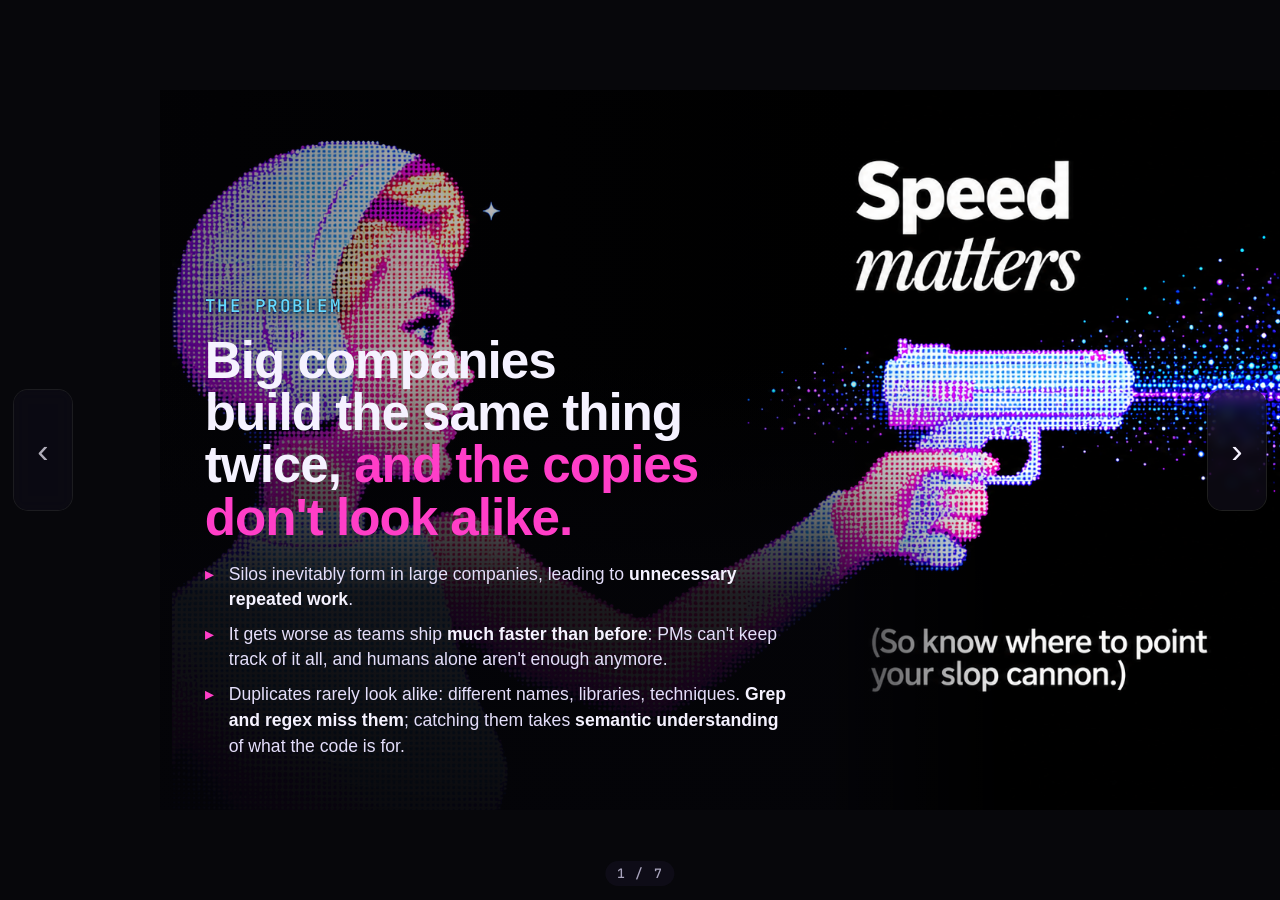
<file: docs/index.html>
<!doctype html>
<html lang="en">
<head>
<meta charset="utf-8">
<meta name="viewport" content="width=device-width, initial-scale=1">
<title>Clawne</title>
<meta http-equiv="refresh" content="0; url=deck/">
<style>
  body { margin: 0; min-height: 100vh; display: grid; place-items: center; background: #f4f5f7; color: #1b2430;
         font: 16px/1.5 -apple-system, "Segoe UI", sans-serif; }
  a { color: #2c5d73; }
</style>
</head>
<body>
  <p>Clawne: <a href="deck/">open the slides</a> · <a href="architecture.html">architecture</a></p>
</body>
</html>
</file>
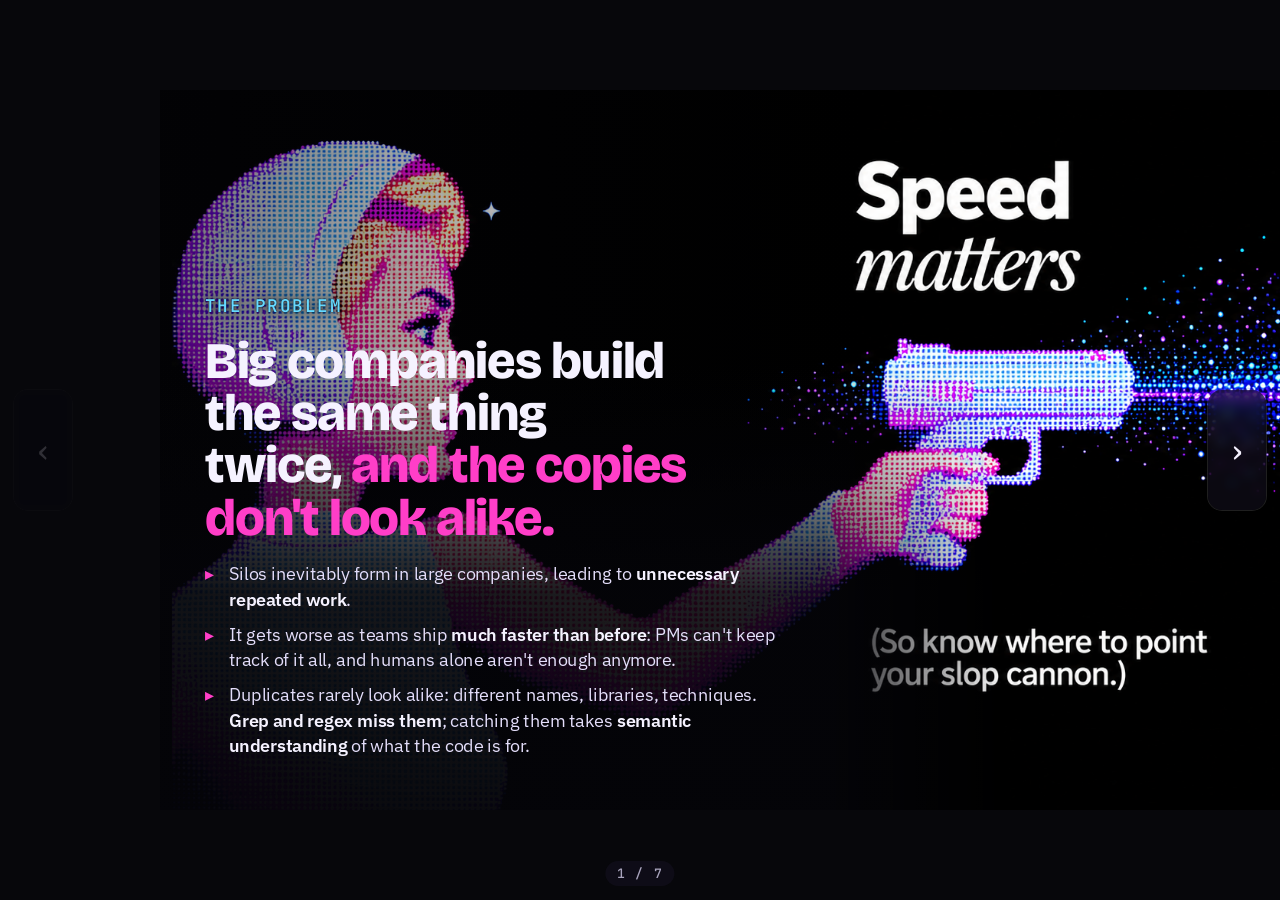
<file: docs/deck/index.html>
<!doctype html>
<html lang="en">
<head>
<meta charset="utf-8">
<title>Clawne</title>
<meta name="viewport" content="width=device-width, initial-scale=1">
<link rel="preconnect" href="https://fonts.googleapis.com">
<link rel="stylesheet" href="https://fonts.googleapis.com/css2?family=Bricolage+Grotesque:opsz,wght@12..96,500;12..96,700;12..96,800&family=JetBrains+Mono:wght@400;600&family=IBM+Plex+Sans:wght@400;500;600&family=IBM+Plex+Mono:wght@400;500&family=Archivo:wght@500;600;700&family=Source+Sans+3:wght@400;600&display=swap">
<style>
  :root {
    color-scheme: dark;
    --void: #07070b; --ink: #f5f2ff; --muted: #a9a4bd; --magenta: #ff3ec8; --cyan: #66d9ff; --violet: #8b6bff;
    /* GitHub dark */
    --gh-canvas: #0d1117; --gh-panel: #161b22; --gh-border: #30363d; --gh-text: #e6edf3; --gh-muted: #7d8590;
    --gh-add: #12261e; --gh-add-num: #1b4721; --gh-add-sign: #3fb950; --gh-del: #f85149; --gh-open: #238636;
    --gh-blue: #2f81f7; --gh-hl: rgba(255, 62, 200, .14);
  }
  html, body { height: 100%; }
  body { margin: 0; background: var(--void); color: var(--ink); overflow: hidden;
    font: 400 22px/1.45 "IBM Plex Sans", -apple-system, "Segoe UI", sans-serif; }
  .viewport { position: fixed; inset: 0; display: grid; place-items: center; }
  .deck { width: 1600px; height: 900px; position: relative; transform-origin: center center; flex: none; }
  .slide { position: absolute; inset: 0; overflow: hidden; background: var(--void); opacity: 0; visibility: hidden; transition: opacity .35s ease; }
  .slide.on { opacity: 1; visibility: visible; }
  @media (prefers-reduced-motion: reduce) { .slide { transition: none; } }

  .eyebrow { font: 600 22px "JetBrains Mono", monospace; letter-spacing: .12em; text-transform: uppercase; color: var(--cyan); }
  h1, h2 { font-family: "Bricolage Grotesque", sans-serif; font-weight: 800; letter-spacing: -.02em; margin: 0; text-wrap: balance; }
  em.accent { font-style: normal; }  /* emphasis by color only, same face as the headline */

  /* --- 1: problem --- */
  .s1 .bg { position: absolute; inset: 0; background: #000 url("slop_cannon.png") calc(50% + 15px) center / cover no-repeat; }
  .s1 .shade { position: absolute; inset: 0;
    background:
      linear-gradient(to top, rgba(4,4,8,.96) 0%, rgba(4,4,8,.88) 30%, rgba(4,4,8,.0) 62%),
      linear-gradient(to right, rgba(4,4,8,.55) 0%, rgba(4,4,8,0) 55%);
    -webkit-mask-image: linear-gradient(to right, #000 0%, #000 52%, transparent 66%);
            mask-image: linear-gradient(to right, #000 0%, #000 52%, transparent 66%); }
  .s1 .copy { position: absolute; left: 56px; bottom: 64px; width: 730px; display: grid; gap: 22px; }
  .s1 h1 { font-size: 64px; line-height: 1.02; }
  .s1 h1 em.accent { color: var(--magenta); }
  .s1 .eyebrow { text-shadow: 0 1px 2px #000, 0 0 14px rgba(0,0,0,.9); }
  .s1 ul { margin: 0; padding: 0; list-style: none; display: grid; gap: 12px; }
  .s1 li { display: grid; grid-template-columns: 30px 1fr; font-size: 22px; color: #e4defa; }
  .s1 li b { color: var(--ink); font-weight: 600; }
  .s1 li::before { content: "▸"; color: var(--magenta); }

  /* --- 2: architecture --- */
  .s2 { background: radial-gradient(1200px 700px at 85% -10%, rgba(139,107,255,.18), transparent 60%), var(--void); }
  .s2 .head { position: absolute; left: 72px; top: 46px; right: 72px; }
  .s2 h2 em.accent { color: var(--cyan); }
  .voiceover { position: absolute; left: 72px; right: 72px; top: 178px; margin: 0; padding: 0; list-style: none;
    display: grid; grid-template-columns: repeat(4, 1fr); gap: 14px; }
  .voiceover li { display: grid; grid-template-columns: 30px 1fr; gap: 10px; align-items: start; font-size: 18px; line-height: 1.35; color: #ddd8ee; }
  .voiceover li span { width: 30px; height: 30px; border-radius: 50%; display: grid; place-items: center; font: 600 14px "JetBrains Mono", monospace;
    color: var(--void); background: var(--cyan); }
  .voiceover b { color: var(--ink); font-weight: 600; }
  .s2 h2 { font-size: 50px; line-height: 1.05; }

  .diagram { position: absolute; left: 72px; right: 72px; top: 268px; bottom: 44px; border-radius: 18px; padding: 18px 26px;
    background: #fbfbfd; color: #1c2330; box-shadow: 0 30px 80px rgba(0,0,0,.5), 0 0 0 1px rgba(255,255,255,.06);
    --panel: #ffffff; --ink: #1c2330; --muted: #5b6474; --line: #c9d0db; --llm: #2f5d8a; --llm-soft: #e6eef7;
    --store: #7a5a1f; --store-soft: #f6efe2; --future: #8a93a3; --hit: #1f7a4d; --accent: #6a3fe0; }
  .diagram svg { width: 100%; height: 100%; display: block; color: #1c2330; }
  .box { fill: var(--panel); stroke: var(--line); stroke-width: 1.5; }
  .box.llm { fill: var(--llm-soft); stroke: var(--llm); }
  .box.store { fill: var(--store-soft); stroke: var(--store); }
  .t { fill: var(--ink); font: 600 13px "IBM Plex Sans", sans-serif; }
  .s { fill: var(--muted); font: 400 11.5px "IBM Plex Sans", sans-serif; }
  .m { fill: var(--muted); font: 400 11px "IBM Plex Mono", monospace; }
  .edge { fill: none; stroke: currentColor; stroke-width: 1.4; }
  .edge.faint { stroke: var(--line); }
  .lbl { fill: var(--muted); font: 500 11px "IBM Plex Sans", sans-serif; }

  /* architecture diagram (Jesse's), scoped to slide 2 */
  .s2 .voiceover { top: 144px; }
  .diagram.jd { top: 214px; bottom: 50px; display: flex; flex-direction: column; gap: 8px; padding: 12px 18px 12px; background: #0c0f11;
    box-shadow: 0 30px 80px rgba(0,0,0,.5), 0 0 0 1px rgba(255,255,255,.09);
    --g-surface: #1a1e21; --g-surface-2: #22282c; --g-ink: #f4f6f5; --g-ink-2: #bcc5ca; --g-ink-3: #98a4ab;
    --g-line: #3a424a; --g-line-2: #5b6670; --g-sig: #3fc6d8; --g-sig-soft: #133f47; --g-learn: #e3a24f; --g-store: #22292d; }
  .diagram.jd > svg { flex: 1; min-height: 0; width: 100%; height: 100%; }
  .jd svg text { font-family: "Source Sans 3", system-ui, sans-serif; fill: var(--g-ink); }
  .jd .jd-n-t { font-family: Archivo, system-ui, sans-serif; font-size: 16px; font-weight: 600; letter-spacing: -.01em; }
  .jd .jd-n-s { font-family: "IBM Plex Mono", monospace; font-size: 12px; fill: var(--g-ink-2); }
  .jd .jd-e-l { font-family: "IBM Plex Mono", monospace; font-size: 11.5px; fill: var(--g-ink-2); }
  .jd .jd-e-l.jd-on { fill: var(--g-learn); }
  .jd .jd-zone { font-family: "IBM Plex Mono", monospace; font-size: 12px; fill: var(--g-ink-3); letter-spacing: .06em; }
  .jd .jd-nd { fill: var(--g-surface-2); stroke: var(--g-line-2); stroke-width: 1.25; }
  .jd .jd-nd-m { fill: var(--g-sig-soft); stroke: var(--g-sig); stroke-width: 1.25; }
  .jd .jd-nd-s { fill: var(--g-store); stroke: var(--g-line-2); stroke-width: 1.25; }
  .jd .jd-nd-s.jd-hot { stroke: var(--g-learn); }
  .jd .jd-lid { fill: none; stroke: var(--g-line-2); stroke-width: 1.25; }
  .jd .jd-lid.jd-hot { stroke: var(--g-learn); }
  .jd .jd-nd-x { fill: none; stroke: var(--g-line-2); stroke-width: 1.25; stroke-dasharray: 5 4; }
  .jd .jd-fence { fill: none; stroke: var(--g-line-2); stroke-width: 1.25; stroke-dasharray: 3 5; }
  .jd .jd-fl { stroke: var(--g-sig); stroke-width: 2; fill: none; }
  .jd .jd-lr { stroke: var(--g-learn); stroke-width: 2; fill: none; }
  .jd .jd-of { stroke: var(--g-ink-3); stroke-width: 1.6; fill: none; stroke-dasharray: 6 5; }
  .jd .jd-git path { fill: none; stroke: var(--g-ink-2); stroke-width: 1.7; stroke-linecap: round; }
  .jd .jd-git circle { fill: var(--g-surface); stroke: var(--g-ink-2); stroke-width: 1.7; }
  .jd .jd-chg path, .jd .jd-chg rect { fill: none; stroke: var(--g-ink-2); stroke-width: 1.3; stroke-linecap: round; stroke-linejoin: round; }
  .jd .jd-chg circle { fill: var(--g-ink-2); stroke: none; }
  .jd .jd-ch-l { font-family: "IBM Plex Mono", monospace; font-size: 8px; fill: var(--g-ink-3); letter-spacing: .04em; }
  .jd .jd-key { display: flex; flex-wrap: wrap; justify-content: center; gap: 6px 22px; }
  .jd .jd-key span { display: inline-flex; align-items: center; gap: 8px; font: 12.5px "IBM Plex Mono", monospace; color: var(--g-ink-2); }
  .jd .jd-key i { display: block; width: 26px; height: 0; border-top: 2px solid var(--g-ink-3); flex: none; }
  .jd .jd-key svg { flex: none; width: 22px; height: 14px; }
  .jd .jd-key i.jd-sig { border-color: var(--g-sig); }
  .jd .jd-key i.jd-learn { border-color: var(--g-learn); }
  .jd .jd-key i.jd-off { border-top-style: dashed; }
  .jd .jd-key i.jd-box { height: 14px; border: 1px dashed var(--g-line-2); border-radius: 2px; }

  /* --- 3: example --- */
  .s3 { background: radial-gradient(900px 600px at 10% 110%, rgba(255,62,200,.12), transparent 60%), var(--void); }
  .s3 .head { position: absolute; left: 72px; top: 46px; right: 72px; }
  .s3 h2 { font-size: 46px; line-height: 1.06; }
  .s3 h2 em.accent { color: var(--cyan); }
  .gh { position: absolute; background: var(--gh-canvas); border: 1px solid var(--gh-border); border-radius: 12px; color: var(--gh-text);
    font: 400 15px "IBM Plex Sans", sans-serif; box-shadow: 0 24px 60px rgba(0,0,0,.45); overflow: hidden; }
  .gh .bar { display: flex; align-items: center; gap: 10px; padding: 12px 16px; border-bottom: 1px solid var(--gh-border); background: var(--gh-panel); }
  .gh .title { font: 600 19px "IBM Plex Sans", sans-serif; }
  .gh .title span { color: var(--gh-muted); font-weight: 400; }
  .gh .sub { color: var(--gh-muted); font-size: 13.5px; }
  .gh .sub b { color: var(--gh-text); font-weight: 600; }
  .state { display: inline-flex; align-items: center; gap: 6px; padding: 3px 11px; border-radius: 999px; font: 600 13px "IBM Plex Sans"; color: #fff; }
  .state.open { background: var(--gh-open); }
  .state.main { background: #30363d; color: var(--gh-text); }
  .file { font: 500 13px "JetBrains Mono", monospace; color: var(--gh-text); padding: 9px 16px; border-bottom: 1px solid var(--gh-border); display: flex; gap: 10px; align-items: center; }
  .file .plus { color: var(--gh-add-sign); } .file .owner { margin-left: auto; color: var(--gh-muted); font-family: "IBM Plex Sans"; }
  .code { font: 400 14px/1.7 "JetBrains Mono", monospace; font-variant-ligatures: none; font-feature-settings: "calt" 0, "liga" 0; }
  .code .ln { display: grid; grid-template-columns: 48px 22px 1fr; white-space: pre; }
  .code .n { color: var(--gh-muted); text-align: right; padding-right: 10px; }
  .code .add { background: var(--gh-add); } .code .add .n { background: var(--gh-add-num); color: #8fd19e; } .code .add .g { color: var(--gh-add-sign); }
  .code .hl { box-shadow: inset 3px 0 0 var(--magenta); background-image: linear-gradient(var(--gh-hl), var(--gh-hl)); }
  .code .hlb { box-shadow: inset 3px 0 0 var(--gh-blue); background-image: linear-gradient(rgba(47,129,247,.16), rgba(47,129,247,.16)); }
  .code .gap { color: var(--gh-muted); padding-left: 70px; font-size: 12px; background: rgba(110,118,129,.08); }
  .k { color: #ff7b72; } .f { color: #d2a8ff; } .str { color: #a5d6ff; } .c { color: #8b949e; } .nb { color: #79c0ff; }

  .pr { left: 72px; top: 160px; width: 712px; }
  .main1 { left: 816px; top: 160px; width: 712px; }
  .oc { left: 72px; top: 600px; width: 1456px; }
  .oc .bar { gap: 12px; }
  .avatar { width: 34px; height: 34px; border-radius: 50%; display: grid; place-items: center; font: 700 13px "JetBrains Mono"; color: #07070b;
    background: linear-gradient(135deg, var(--magenta), var(--cyan)); flex: none; }
  .bot { font: 600 11px "IBM Plex Sans"; color: var(--gh-muted); border: 1px solid var(--gh-border); border-radius: 999px; padding: 0 7px; }
  .oc .body { padding: 16px 20px; display: grid; gap: 14px; font-size: 18px; line-height: 1.5; }
  .oc .body code { font: 500 14px "JetBrains Mono", monospace; background: rgba(110,118,129,.2); padding: 1px 5px; border-radius: 5px; }
  .verdicts { display: flex; gap: 10px; flex-wrap: wrap; }
  .v { display: inline-flex; gap: 8px; align-items: center; padding: 6px 12px; border-radius: 8px; font-size: 14px; border: 1px solid; }
  .v.dup { border-color: rgba(248,81,73,.5); background: rgba(248,81,73,.1); color: #ffa198; }
  .v.up { border-color: rgba(47,129,247,.5); background: rgba(47,129,247,.1); color: #a5c8ff; }
  .v b { font-family: "JetBrains Mono"; font-weight: 600; }

  .links { position: absolute; inset: 0; pointer-events: none; }

  /* --- stack --- */
  .stack { background: radial-gradient(1000px 600px at 50% 120%, rgba(139,107,255,.16), transparent 60%), var(--void); }
  .stack .head { position: absolute; left: 72px; top: 52px; right: 72px; }
  .stack h2 { font-size: 50px; line-height: 1.05; }
  .stack h2 em.accent { color: var(--cyan); }
  .stack .cards { position: absolute; left: 72px; right: 72px; top: 240px; display: grid; grid-template-columns: 1fr 22px 1fr 22px 1fr 22px 1fr; align-items: stretch; gap: 8px; }
  .stack .card { background: var(--gh-canvas); border: 1px solid var(--gh-border); border-radius: 16px; padding: 24px 24px 28px; display: grid; gap: 10px; align-content: start; }
  .stack .card.accent { border-color: rgba(255,62,200,.55); box-shadow: 0 0 0 1px rgba(255,62,200,.18), 0 20px 50px rgba(255,62,200,.10); }
  .stack .tag-role { font: 600 13px "JetBrains Mono", monospace; letter-spacing: .1em; text-transform: uppercase; color: var(--cyan); }
  .stack .card.accent .tag-role { color: var(--magenta); }
  .stack h3 { margin: 0; font: 800 30px/1.1 "Bricolage Grotesque", sans-serif; letter-spacing: -.01em; }
  .stack .what { margin: 0; color: var(--muted); font-size: 17px; }
  .stack h3 { display: flex; align-items: center; gap: 10px; font-size: 27px; white-space: nowrap; }
  .stack .logo { width: 34px; height: 34px; object-fit: contain; flex: none; }
  .stack img.inline { width: 1.15em; height: 1.15em; object-fit: contain; vertical-align: -0.22em; margin: 0 6px 0 2px; }
  .stack img.mono { filter: invert(1) brightness(.85); }
  .stack ul { margin: 6px 0 0; padding: 0; list-style: none; display: grid; gap: 10px; }
  .stack li { font-size: 17px; line-height: 1.4; color: #e4defa; padding-left: 18px; position: relative; }
  .stack li::before { content: ""; position: absolute; left: 0; top: .6em; width: 7px; height: 7px; border-radius: 50%; background: var(--violet); }
  .stack li code { font: 500 15px "JetBrains Mono", monospace; background: rgba(110,118,129,.2); padding: 1px 5px; border-radius: 5px; }
  .stack .chev { align-self: center; text-align: center; font-size: 40px; color: rgba(245,242,255,.35); }
  .stack .base { position: absolute; left: 72px; right: 72px; top: 650px; text-align: center; padding: 14px; border-radius: 12px;
    border: 1px dashed rgba(255,255,255,.18); color: var(--muted); font: 500 16px "JetBrains Mono", monospace; }

  /* --- semantic example --- */
  .sem .head { position: absolute; left: 72px; top: 46px; right: 72px; }
  .sem h2 { font-size: 44px; line-height: 1.06; }
  .sem h2 em.accent { color: var(--cyan); }
  .bigfile { left: 72px; top: 158px; width: 360px; height: 640px; display: flex; flex-direction: column; }
  .bigfile .file { font-size: 12px; }
  .minimap { margin: 0; padding: 8px 12px; flex: 1; overflow: hidden; font: 400 3.6px/4.1px "JetBrains Mono", monospace; color: #8b949e;
    background: linear-gradient(90deg, rgba(63,185,80,.10), rgba(63,185,80,.04)); white-space: pre;
    -webkit-mask-image: linear-gradient(#000 80%, transparent); mask-image: linear-gradient(#000 80%, transparent); }
  .more-lines { padding: 8px 14px; font: 500 13px "JetBrains Mono", monospace; color: var(--gh-muted); border-top: 1px solid var(--gh-border); }
  .flowarrow { position: absolute; top: 420px; text-align: center; font-size: 44px; color: rgba(245,242,255,.45); line-height: 1; }
  .flowarrow span { display: block; font: 500 12px "JetBrains Mono", monospace; color: var(--muted); margin-bottom: 4px; white-space: nowrap; }
  .flowarrow.a1 { left: 436px; width: 92px; }
  .topiccard { position: absolute; top: 158px; box-sizing: border-box; border-radius: 14px; padding: 18px 20px; display: grid; gap: 10px; align-content: start;
    background: var(--gh-canvas); border: 1px solid var(--gh-border); }
  .topiccard.pr-topic { left: 530px; width: 400px; border-color: rgba(102,217,255,.45); }
  .topiccard.ex-topic { left: 1090px; width: 438px; border-color: rgba(255,62,200,.45); }
  .tc-label { font: 600 12.5px "JetBrains Mono", monospace; letter-spacing: .04em; color: var(--muted); }
  .tc-label b { color: var(--ink); }
  .tc-name { font: 800 26px/1.1 "Bricolage Grotesque", sans-serif; }
  .topiccard p { margin: 0; font-size: 15.5px; line-height: 1.45; color: #ddd8ee; }
  .kchips { display: flex; flex-wrap: wrap; gap: 6px; }
  .kchip { font-size: 12.5px; padding: 2px 9px; border-radius: 999px; background: rgba(110,118,129,.18); color: #b9b4c8; }
  .kchip.shared { background: rgba(255,62,200,.16); color: #ffb3ea; box-shadow: inset 0 0 0 1px rgba(255,62,200,.45); }
  .tc-io { font-size: 13px; color: var(--muted); }
  .tc-io code { font: 500 12px "JetBrains Mono", monospace; background: rgba(110,118,129,.2); padding: 1px 5px; border-radius: 4px; color: #c9d1d9; }
  .match { position: absolute; left: 936px; width: 148px; top: 250px; display: grid; justify-items: center; gap: 4px; text-align: center; }
  .m-score { font: 800 46px/1 "Bricolage Grotesque", sans-serif; color: var(--magenta); }
  .m-sub, .m-rank { font: 500 12.5px/1.3 "JetBrains Mono", monospace; color: var(--muted); }
  .m-line { width: 128px; height: 3px; margin: 8px 0; background: linear-gradient(90deg, var(--cyan), var(--magenta)); border-radius: 2px; position: relative; }
  .m-line::after { content: ""; position: absolute; right: -2px; top: -5px; border: 6.5px solid transparent; border-left: 10px solid var(--magenta); border-right: 0; }
  .verdict { position: absolute; left: 530px; right: 72px; top: 560px; display: grid; grid-template-columns: auto 1fr; gap: 16px; align-items: center;
    background: rgba(181,71,8,.08); border: 1px solid rgba(255,166,77,.45); border-radius: 12px; padding: 14px 18px; }
  .verdict .v { border: 0; padding: 0; background: none; color: #ffc68a; font-size: 17px; white-space: nowrap; }
  .v-why { font-size: 15.5px; color: #e8dccc; line-height: 1.45; }
  .sem-note { position: absolute; left: 530px; top: 675px; font-size: 15px; color: var(--muted); }

  /* --- channels --- */
  .channels { background: radial-gradient(1000px 600px at 50% -20%, rgba(102,217,255,.12), transparent 60%), var(--void); }
  .channels .head, .feedback .head { position: absolute; left: 72px; top: 52px; right: 72px; }
  .channels h2, .feedback h2 { font-size: 50px; line-height: 1.05; }
  .channels h2 em.accent { color: var(--cyan); }
  .feedback h2 em.accent { color: var(--cyan); }
  .apps { position: absolute; left: 72px; right: 72px; top: 196px; bottom: 150px; display: grid; grid-template-columns: repeat(4, 1fr); gap: 22px; align-items: stretch; }
  .app { display: grid; grid-template-rows: auto 1fr; gap: 12px; min-width: 0; }
  .app-name { display: flex; align-items: center; gap: 10px; font: 700 22px "Bricolage Grotesque", sans-serif; }
  .app-name img { width: 28px; height: 28px; object-fit: contain; }
  img.mono { filter: invert(1) brightness(.9); }
  .mock { border-radius: 12px; padding: 14px; font: 400 14.5px/1.45 "IBM Plex Sans", -apple-system, sans-serif; overflow: hidden; display: grid; gap: 10px; align-content: start; }
  .mock p { margin: 0; }
  .mock code { font: 500 12.5px "JetBrains Mono", monospace; padding: 1px 4px; border-radius: 4px; }
  .dotav { width: 28px; height: 28px; border-radius: 50%; display: inline-grid; place-items: center; font: 700 11px "JetBrains Mono"; color: #07070b; flex: none; }
  .dotav.oc { background: linear-gradient(135deg, var(--magenta), var(--cyan)); }
  .dotav.sq { border-radius: 6px; width: 34px; height: 34px; }
  .rx { display: flex; gap: 6px; }
  .rx span { font-size: 12.5px; padding: 1px 8px; border-radius: 999px; border: 1px solid #30363d; color: #8b949e; }
  .rx span.on { border-color: rgba(47,129,247,.6); background: rgba(47,129,247,.15); color: #a5c8ff; }
  .rx.light span { border-color: #ddd; color: #555; background: #f6f6f6; }
  .rx.light span.on { border-color: #1d9bd1; background: #e8f5fa; color: #1264a3; }
  .rx.dark span { border: 0; background: #2b2d31; color: #b5bac1; }
  .rx.dark span.on { background: #3b405a; color: #dee0fc; box-shadow: inset 0 0 0 1px #5865f2; }
  /* GitHub */
  .gh-mock { background: #0d1117; border: 1px solid #30363d; color: #e6edf3; }
  .gh-mock code { background: rgba(110,118,129,.25); }
  .gm-bar { font-size: 14px; display: flex; gap: 8px; align-items: center; border-bottom: 1px solid #30363d; padding-bottom: 10px; }
  .gm-open { background: #238636; color: #fff; border-radius: 999px; padding: 1px 9px; font-size: 12px; font-weight: 600; }
  .gm-comment { border: 1px solid #30363d; border-radius: 8px; padding: 10px; display: grid; gap: 8px; }
  .gm-who { display: flex; align-items: center; gap: 7px; color: #8b949e; font-size: 13px; }
  .gm-who b { color: #e6edf3; }
  .gm-bot { border: 1px solid #30363d; border-radius: 999px; padding: 0 6px; font-size: 11px; }
  .gm-at { color: #4493f8; font-weight: 600; }
  .gl-count { font-size: 12px; color: #5f6368; border: 1px solid #dadce0; border-radius: 4px; padding: 0 5px; vertical-align: 3px; }
  .gl-collapsed { display: grid; grid-template-columns: 28px 1fr auto; gap: 10px; align-items: center; padding: 8px 0; border-top: 1px solid #eceff1; border-bottom: 1px solid #eceff1; font-size: 13.5px; }
  .gl-collapsed .gl-snip { display: block; color: #5f6368; white-space: nowrap; overflow: hidden; text-overflow: ellipsis; }
  .gl-collapsed > div { min-width: 0; }
  .gl-time { color: #5f6368; font-size: 12px; }
  .gl-open-msg { display: grid; gap: 8px; }
  .gl-open-msg .gl-from { grid-template-columns: 28px 1fr auto; display: grid; }
  .gl-quote { color: #5f6368; font-size: 12.5px; border-left: 2px solid #dadce0; padding-left: 8px; }
  .gl-actions { display: flex; gap: 8px; }
  .gl-actions span { border: 1px solid #747775; border-radius: 999px; padding: 4px 14px; font-size: 13px; color: #444746; }
  .sl-chan span { font-weight: 400; opacity: .75; margin-left: 6px; }
  .sl-replies { margin: 6px 14px 0; padding-top: 6px; border-top: 1px solid #e8e8e8; color: #616061; font-size: 12.5px; }
  .dc-reply { display: flex; align-items: center; gap: 6px; margin: 0 14px 0 30px; font-size: 12.5px; color: #b5bac1; position: relative; }
  .dc-reply b { color: #c9a7ff; font-weight: 600; }
  .dc-curve { width: 26px; height: 12px; border-left: 2px solid #4e5058; border-top: 2px solid #4e5058; border-top-left-radius: 6px; margin-top: 10px; }
  .dotav.mini { width: 16px; height: 16px; font-size: 7px; }
  .dc-msg.reply { padding-top: 4px; }
  .dc-msg p { margin: 2px 0 0; }
  .dc-at { color: #c9cdfb; background: rgba(88,101,242,.3); border-radius: 3px; padding: 0 2px; }
  .gm-table { display: flex; justify-content: space-between; gap: 8px; font-size: 12.5px; color: #ffa198; background: rgba(248,81,73,.1); border: 1px solid rgba(248,81,73,.4); border-radius: 6px; padding: 5px 8px; }
  /* Gmail */
  .gmail { background: #fff; color: #202124; }
  .gmail code { background: #f1f3f4; }
  .gl-subject { font: 400 19px/1.3 "IBM Plex Sans", sans-serif; }
  .gl-from { display: flex; gap: 10px; align-items: center; font-size: 13.5px; }
  .gl-from span { color: #5f6368; }
  .gl-btn { justify-self: start; background: #0b57d0; color: #fff; border-radius: 999px; padding: 6px 16px; font-weight: 500; font-size: 13.5px; }
  /* Slack */
  .slack { background: #fff; color: #1d1c1d; padding: 0; gap: 0; }
  .slack code { background: #f4ede4; color: #c01343; }
  .sl-chan { background: #4a154b; color: #fff; font-weight: 700; padding: 9px 14px; }
  .sl-msg { display: grid; grid-template-columns: 34px 1fr; gap: 10px; padding: 12px 14px 4px; }
  .sl-msg p { margin-top: 2px; }
  .sl-app { background: #e8e8e8; color: #616061; font-size: 10.5px; font-weight: 700; padding: 0 4px; border-radius: 3px; }
  .sl-time { color: #616061; font-size: 12px; }
  .sl-at { color: #1264a3; background: #e8f5fa; border-radius: 3px; padding: 0 2px; }
  /* Discord */
  .discord { background: #313338; color: #dbdee1; padding: 0; gap: 0; }
  .dc-chan { background: #2b2d31; color: #f2f3f5; font-weight: 600; padding: 9px 14px; border-bottom: 1px solid #1f2023; }
  .dc-msg { display: grid; grid-template-columns: 34px 1fr; gap: 10px; padding: 12px 14px; }
  .dc-bot { color: #c9a7ff; }
  .dc-tag { background: #5865f2; color: #fff; font-size: 10.5px; font-weight: 700; padding: 0 4px; border-radius: 3px; }
  .dc-time { color: #949ba4; font-size: 12px; }
  .dc-embed { margin: 6px 0 8px; background: #2b2d31; border-left: 4px solid #ff3ec8; border-radius: 4px; padding: 8px 10px; display: grid; gap: 4px; }
  .dc-embed span { color: #f0a0d8; font-size: 13px; }

  /* --- feedback --- */
  .feedback { background: radial-gradient(900px 600px at 100% 110%, rgba(255,62,200,.12), transparent 60%), var(--void); }
  .fb-left { position: absolute; left: 72px; top: 190px; width: 640px; display: grid; gap: 14px; }
  .fb-title { font: 700 24px "Bricolage Grotesque", sans-serif; }
  .fb-stream { display: grid; gap: 8px; }
  .fb-row { display: grid; grid-template-columns: 26px 30px 1fr auto; gap: 10px; align-items: center; background: var(--gh-canvas); border: 1px solid var(--gh-border); border-radius: 10px; padding: 9px 14px; font-size: 16px; }
  .fb-row img { width: 22px; height: 22px; object-fit: contain; }
  .fb-row .emo { font-size: 20px; }
  .fb-row .pair { font: 500 14.5px "JetBrains Mono", monospace; color: #e4defa; }
  .fb-row .who { color: var(--muted); font-size: 14px; }
  .fb-note { color: var(--muted); font-size: 15px; }
  .fb-arrow { position: absolute; left: 742px; top: 400px; font-size: 56px; color: rgba(245,242,255,.35); }
  .fb-box { position: absolute; left: 820px; right: 72px; top: 178px; border: 1px solid rgba(255,62,200,.45); border-radius: 18px; padding: 22px 26px;
    background: rgba(13,17,23,.7); display: grid; gap: 18px; align-content: start; }
  .use { display: grid; gap: 10px; }
  .use-h { display: flex; align-items: center; gap: 10px; font: 600 19px "IBM Plex Sans", sans-serif; }
  .dial.compact { padding: 10px 14px 12px; gap: 7px; }
  .dial.compact .dial-name { font-size: 15px; }
  .shots { display: grid; gap: 8px; }
  .shot { border-radius: 8px; padding: 8px 12px; font-size: 14.5px; line-height: 1.4; border: 1px solid; }
  .shot b { margin-right: 6px; }
  .shot.yes { border-color: rgba(63,185,80,.5); background: rgba(63,185,80,.1); color: #c9f0cf; }
  .shot.no { border-color: rgba(248,81,73,.5); background: rgba(248,81,73,.1); color: #ffc9c4; }

  /* --- 4: future work --- */
  .s4 { background: radial-gradient(900px 600px at 95% 105%, rgba(102,217,255,.12), transparent 60%),
                    radial-gradient(800px 500px at 0% 0%, rgba(255,62,200,.10), transparent 60%), var(--void); }
  .s4 .head { position: absolute; left: 72px; top: 46px; right: 72px; }
  .s4 h2 { font-size: 46px; line-height: 1.06; }
  .s4 h2 em.accent { color: var(--cyan); }
  .s4 .col { position: absolute; top: 160px; bottom: 56px; display: grid; grid-template-rows: auto 1fr; gap: 16px; }
  .s4 .left { left: 72px; width: 800px; }
  .s4 .right { left: 930px; width: 598px; }
  .col-title { font: 700 24px "Bricolage Grotesque", sans-serif; display: flex; align-items: center; gap: 12px; }
  .step { width: 32px; height: 32px; border-radius: 50%; display: grid; place-items: center; font: 600 15px "JetBrains Mono", monospace;
    color: var(--void); background: linear-gradient(135deg, var(--magenta), var(--cyan)); }
  .thread { display: grid; gap: 12px; align-content: start; }
  .msg { display: grid; grid-template-columns: 40px 1fr; gap: 12px; align-items: start; }
  .msg .avatar { width: 38px; height: 38px; }
  .avatar.human { background: var(--h); color: #07070b; }
  .bubble { background: var(--gh-canvas); border: 1px solid var(--gh-border); border-radius: 10px; padding: 10px 14px;
    font: 400 16px/1.45 "IBM Plex Sans", sans-serif; color: var(--gh-text); display: grid; gap: 6px; }
  .bubble.agent { border-color: rgba(255,62,200,.5); box-shadow: 0 0 0 1px rgba(255,62,200,.15), 0 10px 30px rgba(255,62,200,.08); }
  .bubble .who { font-size: 13.5px; color: var(--gh-muted); }
  .bubble .who b { color: var(--gh-text); }
  .bubble code { font: 500 14px "JetBrains Mono", monospace; background: rgba(110,118,129,.2); padding: 1px 5px; border-radius: 5px; }
  .mention { color: var(--gh-blue); font-weight: 600; }
  .reacts { display: flex; gap: 6px; }
  .reacts span { font-size: 13px; padding: 1px 9px; border-radius: 999px; border: 1px solid var(--gh-border); color: var(--gh-muted); }
  .reacts span.on { border-color: rgba(47,129,247,.6); background: rgba(47,129,247,.15); color: #a5c8ff; }
  .flow { display: grid; gap: 14px; align-content: start; }
  .react-row { display: flex; gap: 10px; flex-wrap: wrap; }
  .pill { padding: 7px 14px; border-radius: 999px; font: 500 16px "IBM Plex Sans", sans-serif; border: 1px solid; }
  .pill.up { border-color: rgba(63,185,80,.55); background: rgba(63,185,80,.12); color: #8fe39a; }
  .pill.down { border-color: rgba(248,81,73,.55); background: rgba(248,81,73,.12); color: #ffa198; }
  .flow-arrow { color: var(--muted); font: 500 15px "JetBrains Mono", monospace; }
  .dial { background: var(--gh-canvas); border: 1px solid var(--gh-border); border-radius: 12px; padding: 14px 18px 16px; display: grid; gap: 10px; }
  .dial-name { font: 600 18px "IBM Plex Sans", sans-serif; }
  .dial-name span { color: var(--muted); font-weight: 400; font-size: 15px; margin-left: 6px; }
  .track { position: relative; height: 10px; border-radius: 999px; background: linear-gradient(90deg, rgba(102,217,255,.25), rgba(255,62,200,.25)); }
  .track .move { position: absolute; top: 3px; height: 4px; background: rgba(255,255,255,.55); border-radius: 2px; }
  .track .ghost, .track .mark { position: absolute; top: 50%; width: 20px; height: 20px; margin-left: -10px; transform: translateY(-50%); border-radius: 50%; }
  .track .ghost { border: 2px dashed rgba(255,255,255,.45); }
  .track .mark { background: var(--ink); box-shadow: 0 0 0 4px rgba(255,62,200,.45); }
  .scale { display: flex; justify-content: space-between; font: 500 13px "JetBrains Mono", monospace; color: var(--muted); }
  .scale span:nth-child(2) { color: var(--ink); }
  .dial .why { font-size: 15px; color: #d8d3ea; }
  .foot { font-size: 13px; color: var(--muted); }
  .tag { font: 700 15px "IBM Plex Sans", sans-serif; }
  .tag-sub { font: 500 13px "IBM Plex Sans", sans-serif; }

  /* chrome: big edge buttons + counter, like a slide viewer */
  .deck-nav { position: fixed; z-index: 50; }
  .navbtn { top: 50%; transform: translateY(-50%); width: 58px; height: 120px; border: 0; border-radius: 14px; cursor: pointer;
    background: rgba(20, 18, 32, .55); color: var(--ink); font: 400 34px/1 "IBM Plex Sans", sans-serif;
    box-shadow: 0 0 0 1px rgba(255,255,255,.12); backdrop-filter: blur(6px); transition: background .15s, opacity .15s; }
  .navbtn:hover { background: rgba(255, 62, 200, .35); }
  .navbtn:focus-visible { outline: 2px solid var(--cyan); outline-offset: 3px; }
  .navbtn:disabled { opacity: .18; cursor: default; }
  .navbtn.prev { left: 14px; } .navbtn.next { right: 14px; }
  .counter { left: 50%; bottom: 14px; transform: translateX(-50%); padding: 4px 12px; border-radius: 999px;
    background: rgba(20, 18, 32, .6); font: 500 13px "JetBrains Mono", monospace; color: var(--muted); letter-spacing: .08em; }
  .num { position: absolute; left: 72px; bottom: 26px; font: 500 13px "JetBrains Mono", monospace; color: rgba(245,242,255,.45); letter-spacing: .1em; }

  .appendix { background: radial-gradient(1000px 600px at 0% 110%, rgba(102,217,255,.12), transparent 60%), var(--void); }
  .appendix .head { position: absolute; left: 72px; top: 52px; right: 72px; }
  .appendix h2 { font-size: 50px; line-height: 1.05; }
  .appendix h2 em.accent { color: var(--cyan); }
  .ap-size { position: absolute; left: 72px; right: 72px; top: 200px; display: grid; grid-template-columns: repeat(4, 1fr); gap: 20px; }
  .ap-stat { border: 1px solid rgba(245,242,255,.14); border-radius: 14px; padding: 18px 22px; background: rgba(245,242,255,.03); }
  .ap-stat b { display: block; font: 800 46px/1 "Bricolage Grotesque", sans-serif; color: var(--cyan); }
  .ap-stat span { font-size: 18px; color: var(--muted); }
  .ap-table { position: absolute; left: 72px; right: 72px; top: 352px; border-collapse: collapse; font-size: 21px; width: calc(100% - 144px); }
  .ap-table th { text-align: left; font: 600 15px "JetBrains Mono", monospace; letter-spacing: .1em; text-transform: uppercase; color: var(--cyan); padding: 0 16px 10px; border-bottom: 1px solid rgba(245,242,255,.2); }
  .ap-table td { padding: 11px 16px; border-bottom: 1px solid rgba(245,242,255,.08); }
  .ap-table td.ap-num { font: 700 24px "JetBrains Mono", monospace; color: var(--ink); white-space: nowrap; }
  .ap-table td.note { color: var(--muted); font-size: 18px; }
  .ap-speed { position: absolute; left: 72px; right: 72px; bottom: 48px; text-align: center; padding: 14px; border-radius: 12px; font-size: 24px;
    border: 1px solid rgba(255,62,200,.45); background: rgba(255,62,200,.06); }
  .ap-speed b { color: var(--magenta); }
</style>

</head>
<body>
<div class="viewport"><div class="deck" id="deck">

  <!-- 1 · PROBLEM -->
  <section class="slide s1 on" aria-label="The problem">
    <div class="bg" role="img" aria-label="Halftone illustration of a woman firing a slop cannon, captioned: Speed matters (so know where to point your slop cannon). Credit @clairevo."></div>
    <div class="shade"></div>
    <div class="copy">
      <div class="eyebrow">The problem</div>
      <h1>Big companies build the same thing twice, <em class="accent">and the copies don't look alike.</em></h1>
      <ul>
        <li><span>Silos inevitably form in large companies, leading to <b>unnecessary repeated work</b>.</span></li>
        <li><span>It gets worse as teams ship <b>much faster than before</b>: PMs can't keep track of it all, and humans alone aren't enough anymore.</span></li>
        <li><span>Duplicates rarely look alike: different names, libraries, techniques. <b>Grep and regex miss them</b>; catching them takes <b>semantic understanding</b> of what the code is for.</span></li>
      </ul>
    </div>
  </section>

  <!-- 2 · ARCHITECTURE -->
  <section class="slide s2" aria-label="How it works">
    <div class="head">
      <div class="eyebrow">How it works</div><h2>Clawne: an always-on agent <em class="accent">reads every PR</em></h2>
    </div>
    <ol class="voiceover">
      <li><span>1</span><div>An <b>OpenClaw agent</b> is always on, watching every pull request</div></li>
      <li><span>2</span><div>It reads the new code and works out <b>what it's for</b></div></li>
      <li><span>3</span><div>It compares that with <b>everything the company already built</b></div></li>
      <li><span>4</span><div>When work overlaps, <b>humans get notified</b>, and know who to talk to</div></li>
    </ol>
    <div class="diagram jd"><svg preserveAspectRatio="xMidYMid meet" viewBox="28 0 1606 660" role="img" aria-label="Dataflow for the duplicate work detector. Offline and nightly: a sweep of main runs topic extraction, all-MiniLM-L6-v2 encodes each topic, and both the raw text and the vector land in the topics table. At PR time: openclaw picks up the PR, qwen3-coder-next decomposes the diff into topics, the same MiniLM encodes them, a candidate generator does an ANN lookup against the topics table for the nearest twenty, and the CLM classifier decides which pairs are real duplicates and writes a verdict with its rationale to the decisions table. openclaw polls that table for unnotified rows, DMs the PR author over Slack, Discord or email, and records the author's thumbs-up or thumbs-down in the reactions table, which feeds back into the classifier's exemplars and threshold. Model-backed stages are drawn as hexagons, tables as cylinders, and anything outside the GB10 with a dashed outline.">
        <defs>
          <marker id="jdaS" viewBox="0 0 9 7" refX="8" refY="3.5" markerWidth="9" markerHeight="7" orient="auto"><polygon points="0,0 9,3.5 0,7" fill="var(--g-sig)"/></marker>
          <marker id="jdaL" viewBox="0 0 9 7" refX="8" refY="3.5" markerWidth="9" markerHeight="7" orient="auto"><polygon points="0,0 9,3.5 0,7" fill="var(--g-learn)"/></marker>
          <marker id="jdaO" viewBox="0 0 9 7" refX="8" refY="3.5" markerWidth="9" markerHeight="7" orient="auto"><polygon points="0,0 9,3.5 0,7" fill="var(--g-ink-3)"/></marker>
        </defs>

        <rect class="jd-fence" x="270" y="2" width="1356" height="544" rx="8"/>
        <text class="jd-zone" x="288" y="534">GB10 · 128 GB unified memory</text>

        <!-- ── offline lane: the topics table is built nightly ── -->
        <path class="jd-nd-m" d="M594 16 L762 16 L776 49 L762 82 L594 82 L580 49 Z"/>
        <text class="jd-n-t" x="598" y="42">topic extraction</text>
        <text class="jd-n-s" x="598" y="62">nightly · coder-next</text>

        <path class="jd-nd-m" d="M864 16 L1032 16 L1046 49 L1032 82 L864 82 L850 49 Z"/>
        <text class="jd-n-t" x="868" y="42">all-MiniLM-L6-v2</text>
        <text class="jd-n-s" x="868" y="62">encodes each topic</text>

        <path class="jd-nd-s" d="M1120 17 A98 10 0 0 1 1316 17 L1316 81 A98 10 0 0 1 1120 81 Z"/>
        <path class="jd-lid" d="M1120 17 A98 10 0 0 0 1316 17"/>
        <text class="jd-n-t" x="1134" y="50">topics</text>
        <text class="jd-n-s" x="1134" y="72">text + vec(384)</text>

        <path class="jd-of" d="M130 150 V49 H564" marker-end="url(#jdaO)"/>
        <text class="jd-e-l" x="347" y="40" text-anchor="middle">nightly sweep of main</text>
        <path class="jd-of" d="M776 49 H842" marker-end="url(#jdaO)"/>
        <text class="jd-e-l" x="809" y="40" text-anchor="middle">raw text</text>
        <path class="jd-of" d="M1046 49 H1112" marker-end="url(#jdaO)"/>
        <text class="jd-e-l" x="1079" y="40" text-anchor="middle">text + vec</text>

        <!-- ── PR-time path ── -->
        <rect class="jd-nd-x" x="40" y="150" width="196" height="96" rx="5"/>
        <g class="jd-git" aria-hidden="true">
          <path d="M200 169 V183"/>
          <path d="M200 179 C 208 179 214 179 214 175.5"/>
          <circle cx="200" cy="166" r="3.4"/>
          <circle cx="200" cy="186" r="3.4"/>
          <circle cx="214" cy="172" r="3.4"/>
        </g>
        <text class="jd-n-t" x="54" y="178">monorepo</text>
        <text class="jd-n-s" x="54" y="202">github · 11 teams</text>
        <text class="jd-n-s" x="54" y="220">PR #4812 opened</text>

        <rect class="jd-nd" x="310" y="150" width="196" height="96" rx="5"/>
        <text class="jd-n-t" x="324" y="178">🦞 openclaw</text>
        <text class="jd-n-s" x="324" y="202">cron / event router</text>

        <path class="jd-nd-m" d="M594 150 L762 150 L776 198 L762 246 L594 246 L580 198 Z"/>
        <text class="jd-n-t" x="598" y="178">topic extraction</text>
        <text class="jd-n-s" x="598" y="202">qwen3-coder-next-80b-3a</text>
        <text class="jd-n-s" x="598" y="220">q6_k; ollama</text>

        <path class="jd-nd-m" d="M864 150 L1032 150 L1046 198 L1032 246 L864 246 L850 198 Z"/>
        <text class="jd-n-t" x="868" y="178">all-MiniLM-L6-v2</text>
        <text class="jd-n-s" x="868" y="202">same model as index</text>
        <text class="jd-n-s" x="868" y="220">topic → 384-d</text>

        <rect class="jd-nd" x="1120" y="150" width="196" height="96" rx="5"/>
        <text class="jd-n-t" x="1134" y="178">candidate generator</text>
        <text class="jd-n-s" x="1134" y="202">ANN search, k=20</text>
        <text class="jd-n-s" x="1134" y="220">high recall, low prec.</text>

        <path class="jd-nd-m" d="M1404 150 L1572 150 L1586 198 L1572 246 L1404 246 L1390 198 Z"/>
        <text class="jd-n-t" x="1408" y="178">CLM classifier</text>
        <text class="jd-n-s" x="1408" y="202">ollama · qwen3-8b</text>
        <text class="jd-n-s" x="1408" y="220">dupe? + rationale</text>

        <path class="jd-fl" d="M236 198 H302" marker-end="url(#jdaS)"/>
        <text class="jd-e-l" x="269" y="186" text-anchor="middle">PR open</text>
        <path class="jd-fl" d="M506 198 H572" marker-end="url(#jdaS)"/>
        <text class="jd-e-l" x="539" y="176" text-anchor="middle">diff +</text>
        <text class="jd-e-l" x="539" y="190" text-anchor="middle">paths</text>
        <path class="jd-fl" d="M776 198 H842" marker-end="url(#jdaS)"/>
        <text class="jd-e-l" x="809" y="176" text-anchor="middle">topic</text>
        <text class="jd-e-l" x="809" y="190" text-anchor="middle">strings</text>
        <path class="jd-fl" d="M1046 198 H1112" marker-end="url(#jdaS)"/>
        <text class="jd-e-l" x="1079" y="176" text-anchor="middle">384-d</text>
        <text class="jd-e-l" x="1079" y="190" text-anchor="middle">vectors</text>
        <path class="jd-fl" d="M1316 198 H1382" marker-end="url(#jdaS)"/>
        <text class="jd-e-l" x="1349" y="176" text-anchor="middle">≤20 pairs</text>
        <text class="jd-e-l" x="1349" y="190" text-anchor="middle">per topic</text>

        <path class="jd-fl" d="M1218 91 V142" marker-end="url(#jdaS)"/>
        <text class="jd-e-l" x="1232" y="118">ANN index · nearest 20</text>

        <path class="jd-fl" d="M1586 182 H1606 V458 H1590" marker-end="url(#jdaS)"/>
        <text class="jd-e-l" x="1598" y="300" text-anchor="end">writes verdict,</text>
        <text class="jd-e-l" x="1598" y="316" text-anchor="end">confidence, rationale</text>

        <!-- ── decision side ── -->
        <path class="jd-nd-s" d="M1390 426 A98 10 0 0 1 1586 426 L1586 490 A98 10 0 0 1 1390 490 Z"/>
        <path class="jd-lid" d="M1390 426 A98 10 0 0 0 1586 426"/>
        <text class="jd-n-t" x="1404" y="459">decisions</text>
        <text class="jd-n-s" x="1404" y="481">one row per pair</text>

        <rect class="jd-nd" x="850" y="410" width="196" height="96" rx="5"/>
        <text class="jd-n-t" x="864" y="438">🦞 openclaw · comms</text>
        <text class="jd-n-s" x="864" y="462">learns the org's words</text>
        <text class="jd-n-s" x="864" y="480">one DM per author</text>

        <path class="jd-nd-s jd-hot" d="M580 426 A98 10 0 0 1 776 426 L776 490 A98 10 0 0 1 580 490 Z"/>
        <path class="jd-lid jd-hot" d="M580 426 A98 10 0 0 0 776 426"/>
        <text class="jd-n-t" x="594" y="459">reactions</text>
        <text class="jd-n-s" x="594" y="481">human labels</text>

        <path class="jd-fl" d="M1390 458 H1054" marker-end="url(#jdaS)"/>
        <text class="jd-e-l" x="1222" y="478" text-anchor="middle">openclaw polls</text>
        <text class="jd-e-l" x="1222" y="492" text-anchor="middle">unnotified rows</text>
        <path class="jd-fl" d="M850 458 H784" marker-end="url(#jdaS)"/>
        <text class="jd-e-l" x="817" y="478" text-anchor="middle">reaction</text>
        <text class="jd-e-l" x="817" y="492" text-anchor="middle">+ pair id</text>

        <rect class="jd-nd-x" x="850" y="572" width="196" height="76" rx="5"/>
        <text class="jd-n-t" x="864" y="598">PR author</text>
        <g class="jd-chg" aria-hidden="true">
          <path d="M868 616 L866.5 627"/><path d="M872 616 L870.5 627"/>
          <path d="M864.8 620 L874 620"/><path d="M864.4 623.5 L873.6 623.5"/>
          <rect x="910" y="616" width="11" height="8" rx="2.5"/>
          <path d="M913.5 624 L912.5 627.5 L916 624"/>
          <circle cx="914" cy="620" r="0.9"/><circle cx="917.5" cy="620" r="0.9"/>
          <rect x="966" y="617" width="11" height="8" rx="1.2"/>
          <path d="M966 617.6 L971.5 622 L977 617.6"/>
        </g>
        <text class="jd-ch-l" x="878" y="625">slack</text>
        <text class="jd-ch-l" x="924" y="625">discord</text>
        <text class="jd-ch-l" x="980" y="625">gmail</text>

        <path class="jd-fl" d="M916 568 V510" marker-end="url(#jdaS)"/>
        <text class="jd-e-l" x="904" y="542" text-anchor="end">👍 / 👎</text>
        <path class="jd-fl" d="M980 506 V568" marker-end="url(#jdaS)"/>
        <text class="jd-e-l" x="992" y="542">the DM</text>

        <path class="jd-lr" d="M678 416 V360 H1420 V250" marker-end="url(#jdaL)"/>
        <text class="jd-e-l jd-on" x="1049" y="350" text-anchor="middle">few-shot exemplars · calibrated threshold</text>
      </svg>
<div class="jd-key">
      <span><i class="jd-sig"></i>PR-time path · seconds</span>
      <span><i class="jd-learn"></i>learning loop · batched</span>
      <span><i class="jd-off"></i>offline · nightly</span>
      <span><svg width="24" height="14" aria-hidden="true" viewBox="0 0 24 14"><path class="jd-nd-m" d="M4 1 L20 1 L23 7 L20 13 L4 13 L1 7 Z"/></svg>model on ollama</span>
      <span><svg width="20" height="15" aria-hidden="true" viewBox="0 0 20 15"><path class="jd-nd-s" d="M1 4 A9 3 0 0 1 19 4 L19 11 A9 3 0 0 1 1 11 Z"/><path class="jd-lid" d="M1 4 A9 3 0 0 0 19 4"/></svg>table</span>
      <span><i class="jd-box"></i>outside the GB10</span>
    </div></div>
  </section>

  <!-- STACK -->
  <section class="slide stack" aria-label="Tech stack">
    <div class="head">
      <div class="eyebrow">Tech stack</div>
      <h2>Four pieces, <em class="accent">all running locally</em></h2>
    </div>
    <div class="cards">
      <article class="card">
        <div class="tag-role">runs the agent</div>
        <h3><img class="logo" src="icons/openclaw.svg" alt="">OpenClaw</h3>
        <p class="what">Always-on agent runtime</p>
        <ul>
          <li>Scheduled job every 30 s runs the watcher: poll PRs, score, comment</li>
        </ul>
      </article>
      <div class="chev" aria-hidden="true">›</div>
      <article class="card">
        <div class="tag-role">reads the code</div>
        <h3><img class="logo" src="icons/qwen.svg" alt="">Qwen3-Coder-Next</h3>
        <p class="what">3B-active MoE · Q6 · <img class="inline" src="icons/ollama.svg" alt="">Ollama</p>
        <ul>
          <li>Splits every folder into topics: what it does, its tables</li>
          <li>Writes technical keywords per topic</li>
          <li>The brain behind the agent's note</li>
        </ul>
      </article>
      <div class="chev" aria-hidden="true">›</div>
      <article class="card">
        <div class="tag-role">finds candidates</div>
        <h3><img class="logo" src="icons/huggingface.svg" alt="">Embeddings</h3>
        <p class="what">all-MiniLM-L6-v2 + keyword TF-IDF</p>
        <ul>
          <li>Embeds topic descriptions, matches the PR against all of main</li>
          <li>Top 5 above 0.38, plus shared-table links</li>
        </ul>
      </article>
      <div class="chev" aria-hidden="true">›</div>
      <article class="card accent">
        <div class="tag-role">judges each match</div>
        <h3>CLM classifier</h3>
        <p class="what">Contrastive model, 8B · in progress</p>
        <ul>
          <li>Duplicate, partial, upstream, downstream or unrelated</li>
          <li>Confidence drives the alert; replaces today's LLM stand-in</li>
        </ul>
      </article>
    </div>
    <div class="base">All on one <img class="inline" src="icons/nvidia.svg" alt="">NVIDIA GB10 box · <img class="inline mono" src="icons/github.svg" alt="">GitHub API for PRs and comments · <img class="inline mono" src="icons/sqlite.svg" alt="">SQLite for state</div>
  </section>

  <!-- 3 · EXAMPLE -->
  <section class="slide s3 sem" aria-label="Example: item vectors">
    <div class="head">
      <div class="eyebrow">Example · branch priyanka/item-vectors</div>
      <h2>Different code, <em class="accent">same job</em>: Priyanka is rebuilding product embeddings</h2>
    </div>

    <div class="gh bigfile">
      <div class="bar"><span class="state open">⟟ PR</span><span class="title" style="font-size:16px">Add item vectors for search &amp; recs</span></div>
      <div class="sub" style="padding:7px 14px;border-bottom:1px solid var(--gh-border)"><b>Priyanka Nair</b> · ML platform</div>
      <div class="file"><span class="plus">+520</span> catalog_vectors/build_item_vectors.py</div>
      <pre class="minimap" aria-label="The first 175 of 520 lines of the file, too small to read">&quot;&quot;&quot;Dense item vectors for the Slopulent Living catalog.

Produces one fixed-width, L2-normalised vector per SKU from three signal blocks:

* text   -- TF-IDF over cleaned product title + description (word 1-2 grams)
* tags   -- multi-hot over validated merchandising tags, IDF-weighted
* category -- one-hot over the leaf category

The blocks are weighted, horizontally stacked and projected with TruncatedSVD
(latent semantic analysis) down to ``n_components`` columns. The fitted
vectorizer, tag vocabulary, category vocabulary and SVD are persisted next to a
model version string so that vectors can be reproduced and audited later.

Author: Priyanka Nair (ML Platform)
&quot;&quot;&quot;

from __future__ import annotations

import argparse
import hashlib
import html
import json
import logging
import re
import sys
import unicodedata
from dataclasses import asdict, dataclass, field
from datetime import datetime, timezone
from pathlib import Path
from typing import Iterable, Sequence

import joblib
import numpy as np
import pandas as pd
import scipy.sparse as sp
from sklearn.decomposition import TruncatedSVD
from sklearn.feature_extraction.text import TfidfVectorizer
from sklearn.preprocessing import normalize
from sqlalchemy import create_engine
from sqlalchemy.engine import Engine

try:  # faiss is optional; brute-force numpy search is the fallback.
    import faiss  # type: ignore[import-not-found]

    _HAS_FAISS = True
except ImportError:  # pragma: no cover - depends on the runtime image
    faiss = None
    _HAS_FAISS = False

log = logging.getLogger(&quot;catalog_vectors&quot;)

PRODUCTS_SQL = &quot;&quot;&quot;
SELECT p.sku, p.title, p.description, p.category_path, p.updated_at
FROM catalog.products AS p
WHERE p.is_active = TRUE
&quot;&quot;&quot;

TAGS_SQL = &quot;&quot;&quot;
SELECT t.sku, LOWER(TRIM(t.tag)) AS tag
FROM catalog.validated_tags AS t
WHERE t.tag IS NOT NULL
&quot;&quot;&quot;

OUTPUT_TABLE = &quot;item_vectors&quot;
OUTPUT_SCHEMA = &quot;features&quot;

_HTML_TAG_RE = re.compile(r&quot;&lt;[^&gt;]+&gt;&quot;)
_URL_RE = re.compile(r&quot;https?://\S+|www\.\S+&quot;)
_SIZE_RE = re.compile(r&quot;(\d+(?:\.\d+)?)\s*(?:\&quot;|in\b|inch(?:es)?\b)&quot;)
_CM_RE = re.compile(r&quot;(\d+(?:\.\d+)?)\s*cm\b&quot;)
_NON_WORD_RE = re.compile(r&quot;[^a-z0-9\s]+&quot;)
_WS_RE = re.compile(r&quot;\s+&quot;)

# Boilerplate copy that appears on most product pages and carries no signal.
_BOILERPLATE = (&quot;free shipping on orders over&quot;, &quot;see our return policy&quot;, &quot;colors may vary slightly&quot;)


@dataclass(frozen=True)
class VectorConfig:
    &quot;&quot;&quot;All knobs that influence the produced vectors.

    Anything in here participates in the model version hash, so changing a
    weight or vocabulary threshold yields a new ``model_version``.
    &quot;&quot;&quot;

    n_components: int = 128
    min_df: int = 3
    max_df: float = 0.6
    max_features: int = 200_000
    ngram_range: tuple[int, int] = (1, 2)
    title_repeat: int = 2
    min_tag_count: int = 5
    text_weight: float = 1.0
    tag_weight: float = 0.6
    category_weight: float = 0.4
    category_depth: int = 2
    svd_iter: int = 7
    random_state: int = 20261003
    version_prefix: str = &quot;lsa&quot;


@dataclass
class QualityThresholds:
    &quot;&quot;&quot;Acceptance criteria evaluated by ``validate`` and at the end of a run.&quot;&quot;&quot;

    min_coverage: float = 0.98
    max_norm_deviation: float = 1e-3
    duplicate_cosine: float = 0.999
    max_duplicate_share: float = 0.02
    nn_sample_size: int = 500
    nn_k: int = 5
    min_nn_category_agreement: float = 0.6


@dataclass
class QualityReport:
    n_products: int
    n_vectors: int
    coverage: float
    norm_mean: float
    norm_std: float
    norm_min: float
    norm_max: float
    duplicate_pairs: int
    duplicate_share: float
    nn_category_agreement: float
    failures: list[str] = field(default_factory=list)

    @property
    def passed(self) -&gt; bool:
        return not self.failures


def get_engine(dsn: str) -&gt; Engine:
    return create_engine(dsn, pool_pre_ping=True, future=True)


def load_products(engine: Engine) -&gt; pd.DataFrame:
    df = pd.read_sql(PRODUCTS_SQL, engine)
    before = len(df)
    df = df.dropna(subset=[&quot;sku&quot;]).drop_duplicates(subset=[&quot;sku&quot;], keep=&quot;last&quot;)
    if len(df) != before:
        log.warning(&quot;Dropped %d product rows with null or duplicate SKU&quot;, before - len(df))
    df[&quot;sku&quot;] = df[&quot;sku&quot;].astype(str)
    log.info(&quot;Loaded %d active products&quot;, len(df))
    return df.reset_index(drop=True)


def load_tags(engine: Engine) -&gt; pd.DataFrame:
    df = pd.read_sql(TAGS_SQL, engine)
    df[&quot;sku&quot;] = df[&quot;sku&quot;].astype(str)
    df = df[df[&quot;tag&quot;].str.len() &gt; 0].drop_duplicates()
    log.info(&quot;Loaded %d validated tag assignments across %d SKUs&quot;, len(df), df[&quot;sku&quot;].nunique())
    return df


def write_vectors(engine: Engine, skus: Sequence[str], vectors: np.ndarray, model_version: str) -&gt; int:
    &quot;&quot;&quot;Replace this model version&#x27;s rows in features.item_vectors (idempotent re-runs).&quot;&quot;&quot;
    out = pd.DataFrame({
        &quot;sku&quot;: list(skus),
        &quot;vector&quot;: [v.astype(np.float32).tolist() for v in vectors],
        &quot;model_version&quot;: model_version,
        &quot;built_at&quot;: datetime.now(timezone.utc),
    })
    with engine.begin() as conn:
        conn.exec_driver_sql(
            &quot;DELETE FROM features.item_vectors WHERE model_version = %(mv)s&quot;, {&quot;mv&quot;: model_version}
        )
        out.to_sql(OUTPUT_TABLE, conn, schema=OUTPUT_SCHEMA, if_exists=&quot;append&quot;,
                   index=False, chunksize=5_000, method=&quot;multi&quot;)
    log.info(&quot;Wrote %d vectors to features.item_vectors (%s)&quot;, len(out), model_version)
    return len(out)


def read_vectors(engine: Engine, model_version: str | None) -&gt; tuple[list[str], np.ndarray, str]:</pre>
      <div class="more-lines">… 345 more lines</div>
    </div>

    <div class="flowarrow a1" aria-hidden="true"><span>Qwen reads</span>→</div>

    <div class="topiccard pr-topic">
      <div class="tc-label">Topic extracted from the PR</div>
      <div class="tc-name">item vector generation</div>
      <p>Dense, L2-normalized vectors for every SKU from TF-IDF over titles and descriptions, IDF-weighted merchandising tags and category one-hots, reduced with TruncatedSVD. Used for similarity search and recommendations.</p>
      <div class="kchips"><span class="kchip shared">dense vector generation</span><span class="kchip">tf idf text features</span><span class="kchip shared">idf weighted multi hot tags</span><span class="kchip shared">merchandising tags</span><span class="kchip shared">product title description</span><span class="kchip">truncated svd projection</span><span class="kchip shared">sku level vectors</span><span class="kchip">l2 normalized vectors</span></div>
      <div class="tc-io">reads <code>catalog.products</code> <code>catalog.validated_tags</code></div>
    </div>

    <div class="match" aria-hidden="true">
      <div class="m-score">0.68</div>
      <div class="m-sub">description<br>similarity</div>
      <div class="m-line"></div>
      <div class="m-rank">#1 of 41<br>folders</div>
    </div>

    <div class="topiccard ex-topic">
      <div class="tc-label">Existing topic on main · <b>product_embeddings/</b> · owner Marcus Okafor</div>
      <div class="tc-name">product embedding generation</div>
      <p>Fixed-size dense vectors for each SKU for similarity search: tokenizes title, description and validated tags and hashes them into 128 dimensions. 44 lines.</p>
      <div class="kchips"><span class="kchip shared">dense embedding generation</span><span class="kchip shared">sku vector representation</span><span class="kchip shared">title description tokenization</span><span class="kchip shared">validated tag incorporation</span><span class="kchip">hash based embedding</span><span class="kchip">cosine normalization</span><span class="kchip">fixed length vector output</span><span class="kchip">product similarity enablement</span></div>
      <div class="tc-io">reads <code>catalog.products</code> <code>catalog.validated_tags</code></div>
    </div>

    <div class="verdict">
      <span class="v dup">🟧 classifier: <b>partial duplicate</b> · 0.80</span>
      <span class="v-why">"Both systems generate SKU-level dense vectors for similarity and recommendation. The new one uses explicit feature engineering (TF-IDF, tags, categories + SVD), the existing one hashing."</span>
    </div>
    <div class="sem-note">No lines of code in common. The match comes from what the code does.</div>
  </section>

  <!-- CHANNELS -->
  <section class="slide channels" aria-label="Where people work">
    <div class="head">
      <div class="eyebrow">Delivery</div>
      <h2>We meet people <em class="accent">where they already work</em></h2>
    </div>
    <div class="apps">

      <div class="app">
        <div class="app-name"><img src="icons/github.svg" class="mono" alt="">GitHub</div>
        <div class="mock gh-mock">
          <div class="gm-bar"><span class="gm-open">Open</span> <b>Add item vectors for search &amp; recs</b></div>
          <div class="gm-comment">
            <div class="gm-who"><span class="dotav oc">oc</span><b>clawne</b> <span class="gm-bot">bot</span> commented</div>
            <p>[oc] This looks like <code>product_embeddings</code>: both turn titles, descriptions and tags into one vector per SKU. <span class="gm-at">@marcus-okafor</span> owns it.</p>
            <div class="gm-table"><span>🟥 product_embeddings</span><span>partial duplicate · 0.80</span></div>
            <div class="rx"><span class="on">❤️ 2</span><span>👍 1</span></div>
          </div>
          <div class="gm-comment">
            <div class="gm-who"><span class="dotav" style="background:#e2a03f">MO</span><b>marcus-okafor</b> commented</div>
            <p>Good catch. <span class="gm-at">@priyanka-nair</span> want to add your TF-IDF block to ours instead? Happy to pair.</p>
            <div class="rx"><span class="on">❤️ 1</span></div>
          </div>
        </div>
      </div>

      <div class="app">
        <div class="app-name"><img src="icons/gmail.svg" alt="">Gmail</div>
        <div class="mock gmail">
          <div class="gl-subject">Your PR may duplicate product_embeddings <span class="gl-count">2</span></div>
          <div class="gl-collapsed"><span class="dotav oc">oc</span><div><b>Clawne</b><span class="gl-snip">Hi Priyanka, your new catalog_vectors builds a vector per product…</span></div><span class="gl-time">2:14 PM</span></div>
          <div class="gl-open-msg">
            <div class="gl-from"><span class="dotav" style="background:#e2a03f">MO</span><div><b>Marcus Okafor</b><br><span>to Priyanka Nair, Clawne</span></div><span class="gl-time">2:31 PM</span></div>
            <p>Hi Priyanka, we already publish product vectors for search and recs. Your TF-IDF and category features would make ours better, want to merge efforts?</p>
            <p class="gl-quote">On Fri, Clawne wrote: …</p>
          </div>
          <div class="gl-actions"><span>↩ Reply</span><span>↪ Forward</span></div>
        </div>
      </div>

      <div class="app">
        <div class="app-name"><img src="icons/slack.svg" alt="">Slack</div>
        <div class="mock slack">
          <div class="sl-chan">Thread <span>#ml-platform</span></div>
          <div class="sl-msg">
            <span class="dotav oc sq">oc</span>
            <div><b>clawne</b> <span class="sl-app">APP</span> <span class="sl-time">2:14 PM</span>
              <p><span class="sl-at">@Priyanka</span> your <code>catalog_vectors</code> PR looks like <code>product_embeddings</code> (partial duplicate, 0.80). <span class="sl-at">@Marcus</span> owns it.</p>
              <div class="rx light"><span class="on">❤️ 1</span><span>👀 2</span></div>
            </div>
          </div>
          <div class="sl-replies">2 replies</div>
          <div class="sl-msg">
            <span class="dotav sq" style="background:#e2a03f">MO</span>
            <div><b>Marcus Okafor</b> <span class="sl-time">2:16 PM</span><p>Happy to add a TF-IDF block to ours, want to pair?</p></div>
          </div>
          <div class="sl-msg">
            <span class="dotav sq" style="background:#3fb9a5">PN</span>
            <div><b>Priyanka Nair</b> <span class="sl-time">2:19 PM</span><p>Yes! Didn't know it existed. Tomorrow 10am? 🙌</p>
              <div class="rx light"><span class="on">👍 1</span></div></div>
          </div>
        </div>
      </div>

      <div class="app">
        <div class="app-name"><img src="icons/discord.svg" alt="">Discord</div>
        <div class="mock discord">
          <div class="dc-chan"># pr-alerts</div>
          <div class="dc-msg">
            <span class="dotav oc">oc</span>
            <div><b class="dc-bot">clawne</b> <span class="dc-tag">APP</span> <span class="dc-time">Today at 2:14 PM</span>
              <div class="dc-embed">
                <b>Possible duplicate</b>
                <p>catalog_vectors → product_embeddings<br>owner: Marcus Okafor</p>
                <span>partial duplicate · 0.80</span>
              </div>
              <div class="rx dark"><span class="on">👍 3</span><span>❤️ 1</span></div>
            </div>
          </div>
          <div class="dc-reply"><span class="dc-curve"></span><span class="dotav mini oc">oc</span><b>@clawne</b> Possible duplicate…</div>
          <div class="dc-msg reply">
            <span class="dotav" style="background:#e2a03f">MO</span>
            <div><b style="color:#f0b232">Marcus Okafor</b> <span class="dc-time">Today at 2:17 PM</span>
              <p>On it, pinged <span class="dc-at">@Priyanka</span> to pair on a merged version.</p>
            </div>
          </div>
        </div>
      </div>

    </div>
  </section>

  <!-- FEEDBACK -->
  <section class="slide feedback" aria-label="Getting better over time">
    <div class="head">
      <div class="eyebrow">Learning</div>
      <h2>How we're getting <em class="accent">better over time</em></h2>
    </div>

    <div class="fb-left">
      <div class="fb-title">We record every reaction</div>
      <div class="fb-stream">
        <div class="fb-row"><img src="icons/github.svg" class="mono" alt=""><span class="emo">❤️</span><span class="pair">catalog_vectors ↔ product_embeddings</span><span class="who">Priyanka</span></div>
        <div class="fb-row"><img src="icons/slack.svg" alt=""><span class="emo">👍</span><span class="pair">growth_toolkit ↔ promo_uplift</span><span class="who">Grace</span></div>
        <div class="fb-row"><img src="icons/gmail.svg" alt=""><span class="emo">👎</span><span class="pair">invoice_matching ↔ competitor_price_matching</span><span class="who">Chen</span></div>
        <div class="fb-row"><img src="icons/discord.svg" alt=""><span class="emo">👍</span><span class="pair">seo_titles ↔ title_rewriter</span><span class="who">Sofia</span></div>
        <div class="fb-row"><img src="icons/slack.svg" alt=""><span class="emo">👎</span><span class="pair">promo_calendar ↔ markdown_optimizer</span><span class="who">Lena</span></div>
      </div>
      <div class="fb-note">Each one is stored with the PR, both topics, the scores and the verdict.</div>
    </div>

    <div class="fb-arrow" aria-hidden="true">→</div>

    <div class="fb-box">
      <div class="fb-title">How we can use the feedback</div>
      <div class="use">
        <div class="use-h"><span class="step">1</span> Adjust the decision boundary</div>
        <div class="dial compact">
          <div class="dial-name">Candidate floor <span>similarity</span></div>
          <div class="track"><span class="ghost" style="left: 40%"></span><span class="mark" style="left: 30%"></span><span class="move" style="left: 30%; width: 10%"></span></div>
          <div class="scale"><span>0.30</span><span>0.38 → 0.36</span><span>0.50</span></div>
        </div>
        <div class="dial compact">
          <div class="dial-name">Classifier <span>min confidence to alert</span></div>
          <div class="track"><span class="ghost" style="left: 40%"></span><span class="mark" style="left: 56%"></span><span class="move" style="left: 40%; width: 16%"></span></div>
          <div class="scale"><span>0.50</span><span>0.70 → 0.78</span><span>1.00</span></div>
        </div>
      </div>
      <div class="use">
        <div class="use-h"><span class="step">2</span> Use them as few-shot examples</div>
        <div class="shots">
          <div class="shot yes"><b>👍 duplicate</b> catalog_vectors ↔ product_embeddings: same vector per SKU, different technique</div>
          <div class="shot no"><b>👎 not a duplicate</b> invoice_matching ↔ competitor_price_matching: "matching", different job</div>
        </div>
        <div class="fb-note">The classifier sees the closest past cases next to each new one.</div>
      </div>
    </div>
  </section>

  <section class="slide appendix" aria-label="Appendix">
    <div class="head">
      <div class="eyebrow">Appendix (if we still have time)</div>
      <h2>Benchmark: <em class="accent">how well Clawne finds overlaps</em></h2>
    </div>

    <div class="ap-size">
      <div class="ap-stat"><b>41</b><span>systems ("repos") across 8 teams</span></div>
      <div class="ap-stat"><b>28</b><span>pull requests</span></div>
      <div class="ap-stat"><b>40</b><span>expected relations to find</span></div>
      <div class="ap-stat"><b>1,186</b><span>PR–system pairs scored</span></div>
    </div>

    <table class="ap-table">
      <thead><tr><th>Metric</th><th>Result</th><th></th></tr></thead>
      <tbody>
        <tr><td>True overlaps found</td><td class="ap-num">37 / 40 &nbsp;(93%)</td><td class="note">duplicate or closely related systems</td></tr>
        <tr><td>False alarms on unrelated PRs</td><td class="ap-num">0 / 5</td><td class="note">no comment when nothing overlaps</td></tr>
        <tr><td>Topic matching (195 queries)</td><td class="ap-num">recall@3 0.94</td><td class="note">right system in the top 3</td></tr>
      </tbody>
    </table>

    <div class="ap-speed"><b>~1 minute</b> from opening a PR to the comment in Discord.</div>
  </section>


</div></div>

<button class="deck-nav navbtn prev" id="prev" aria-label="Previous slide">‹</button>
<button class="deck-nav navbtn next" id="next" aria-label="Next slide">›</button>
<div class="deck-nav counter" id="count">1 / 6</div>

<script>
  const deck = document.getElementById("deck");
  const slides = [...document.querySelectorAll(".slide")];
  let i = 0;
  function fit() {
    const s = Math.min(innerWidth / 1600, innerHeight / 900);
    deck.style.transform = `scale(${s})`;
  }
  function show(n) {
    i = Math.max(0, Math.min(slides.length - 1, n));
    slides.forEach((el, k) => el.classList.toggle("on", k === i));
    document.getElementById("count").textContent = `${i + 1} / ${slides.length}`;
    document.getElementById("prev").disabled = i === 0;
    document.getElementById("next").disabled = i === slides.length - 1;
    try { history.replaceState(null, "", "#" + (i + 1)); } catch {}
    if (slides[i].classList.contains("s3")) requestAnimationFrame(drawLinks);
  }
  // arrows on slide 3 are computed from the cards' real positions (stage coordinates)
  function box(id) {
    const el = document.getElementById(id), stage = deck.getBoundingClientRect(), r = el.getBoundingClientRect();
    const k = 1600 / stage.width;
    return {x: (r.left - stage.left) * k, y: (r.top - stage.top) * k, w: r.width * k, h: r.height * k};
  }
  function label(id, x, y) {
    const g = document.getElementById(id), [rect, t1, t2] = g.children;
    t1.setAttribute("x", x + 14); t1.setAttribute("y", y + 22);
    t2.setAttribute("x", x + 14); t2.setAttribute("y", y + 40);
    const w = Math.max(t1.getComputedTextLength(), t2.getComputedTextLength()) + 28;
    rect.setAttribute("x", x); rect.setAttribute("y", y); rect.setAttribute("width", w); rect.setAttribute("height", 52);
  }
  function drawLinks() {
    // a bridge under both cards: from the PR's uplift line to the existing model's
    const pr = box("pr-card"), mc = box("main-card"), a = box("pr-fn"), b = box("main-fn");
    const sx = a.x + 330, sy = pr.y + pr.h + 4, ex = b.x + 360, ey = mc.y + mc.h + 10;
    const low = Math.max(sy, ey) + 58;
    document.getElementById("link-dup").setAttribute("d", `M${sx},${sy} C${sx},${low} ${ex},${low} ${ex},${ey}`);
    const g = document.getElementById("lab-dup");
    label("lab-dup", 0, 0);
    const w = +g.children[0].getAttribute("width");
    label("lab-dup", (sx + ex) / 2 - w / 2, low - 30);
  }
  addEventListener("resize", () => { fit(); if (slides[i].classList.contains("s3")) drawLinks(); });
  window.deckShow = show;
  addEventListener("keydown", (e) => {
    if (e.target.closest && e.target.closest("textarea, input, [contenteditable]")) return;  // typing a comment
    if (["ArrowRight", "PageDown", " ", "Enter"].includes(e.key)) { e.preventDefault(); show(i + 1); }
    if (["ArrowLeft", "PageUp", "Backspace"].includes(e.key)) { e.preventDefault(); show(i - 1); }
    if (e.key === "Home") show(0); if (e.key === "End") show(slides.length - 1);
  });
  document.getElementById("next").onclick = () => show(i + 1);
  document.getElementById("prev").onclick = () => show(i - 1);
  fit();
  const start = parseInt(location.hash.slice(1), 10);
  show(Number.isFinite(start) ? start - 1 : 0);
  document.fonts?.ready.then(() => { if (slides[i].classList.contains("s3")) drawLinks(); });
</script>
</body>
</html>
</file>
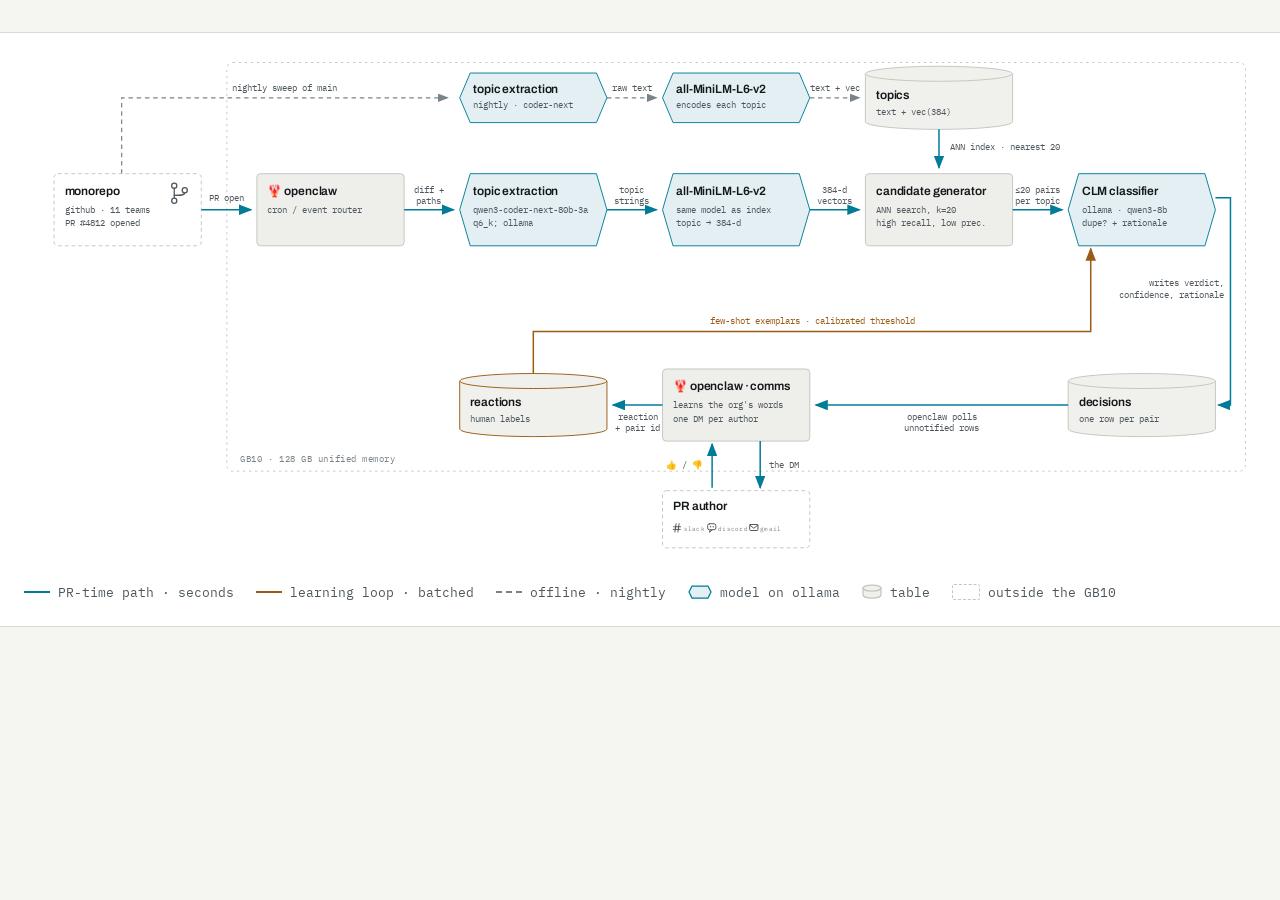
<file: diagram.html>
<!doctype html><html><head><meta charset=utf8><meta name=viewport content="width=device-width,initial-scale=1,viewport-fit=cover"><style>:root{color-scheme:light;box-sizing:border-box;padding-top:env(safe-area-inset-top,0px);padding-bottom:env(safe-area-inset-bottom,0px)}html{scroll-padding-top:env(safe-area-inset-top,0px)}body{margin:0;padding:0;font:14px -apple-system,BlinkMacSystemFont,sans-serif;background:#faf9f5;color:#141413}img{max-width:100%}[hidden]:not([hidden=until-found i]){display:none!important}</style></head><body>
<title>Duplicate Work Detector</title>
<link rel="preconnect" href="https://fonts.gstatic.com" crossorigin>
<link rel="stylesheet" href="https://fonts.googleapis.com/css2?family=Archivo:wght@500;600;700&family=Source+Sans+3:wght@400;600&family=IBM+Plex+Mono:wght@400;500&display=swap">
<style>
  :root{
    --ground:#f5f5f2;
    --surface:#ffffff;
    --surface-2:#eeefea;
    --ink:#14181b;
    --ink-2:#4e575d;
    --ink-3:#79838a;
    --line:#d9dad4;
    --line-2:#c3c6be;
    --sig:#007c99;
    --sig-soft:#e3eff2;
    --learn:#9a5b16;
    --learn-soft:#f6ecdf;
    --store:#f0f1ec;
    color-scheme:light;
  }
  @media (prefers-color-scheme:dark){
    :root:not([data-theme="light"]){
      --ground:#111416;
      --surface:#1a1e21;
      --surface-2:#22272a;
      --ink:#e7eae8;
      --ink-2:#98a2a7;
      --ink-3:#77838a;
      --line:#2c3237;
      --line-2:#3b434a;
      --sig:#2ea3b2;
      --sig-soft:#12353b;
      --learn:#bd8139;
      --learn-soft:#33281a;
      --store:#20262a;
      color-scheme:dark;
    }
  }
  :root[data-theme="dark"]{
    --ground:#111416;
    --surface:#1a1e21;
    --surface-2:#22272a;
    --ink:#e7eae8;
    --ink-2:#98a2a7;
    --ink-3:#77838a;
    --line:#2c3237;
    --line-2:#3b434a;
    --sig:#2ea3b2;
    --sig-soft:#12353b;
    --learn:#bd8139;
    --learn-soft:#33281a;
    --store:#20262a;
    color-scheme:dark;
  }

  body{
    background:var(--ground);
    color:var(--ink);
    font-family:"Source Sans 3",ui-sans-serif,system-ui,sans-serif;
    font-size:16px;
    line-height:1.6;
    -webkit-font-smoothing:antialiased;
    display:flex;
    flex-direction:column;
    justify-content:center;
    min-height:100%;
    padding-block:32px;
  }
  figure{
    margin:0;
    background:var(--surface);
    border-top:1px solid var(--line);
    border-bottom:1px solid var(--line);
  }
  .scroller{overflow-x:auto;padding:28px 24px 10px}
  .scroller svg{display:block;margin:0 auto;height:auto}
  #flow{min-width:1180px;max-width:1640px;width:100%}
  .key{display:flex;flex-wrap:wrap;gap:6px 22px;padding:0 24px 24px;max-width:1240px;margin:0 auto}
  .key span{display:inline-flex;align-items:center;gap:8px;font-size:12.5px;color:var(--ink-2);font-family:"IBM Plex Mono",monospace}
  .key i{display:block;width:26px;height:0;border-top:2px solid var(--ink-3);flex:none}
  .key svg{flex:none}
  .key i.sig{border-color:var(--sig)}
  .key i.learn{border-color:var(--learn)}
  .key i.off{border-top-style:dashed}
  .key i.box{height:14px;border:1px dashed var(--line-2);border-radius:2px}

  /* svg type + node silhouettes */
  svg text{font-family:"Source Sans 3",system-ui,sans-serif;fill:var(--ink)}
  .n-t{font-family:Archivo,system-ui,sans-serif;font-size:16px;font-weight:600;letter-spacing:-.01em}
  .n-s{font-family:"IBM Plex Mono",monospace;font-size:12px;fill:var(--ink-2)}
  .e-l{font-family:"IBM Plex Mono",monospace;font-size:11.5px;fill:var(--ink-2)}
  .e-l.on{fill:var(--learn)}
  .zone{font-family:"IBM Plex Mono",monospace;font-size:12px;fill:var(--ink-3);letter-spacing:.06em}
  .nd{fill:var(--surface-2);stroke:var(--line-2);stroke-width:1.25}
  .nd-m{fill:var(--sig-soft);stroke:var(--sig);stroke-width:1.25}
  .nd-s{fill:var(--store);stroke:var(--line-2);stroke-width:1.25}
  .nd-s.hot{stroke:var(--learn)}
  .lid{fill:none;stroke:var(--line-2);stroke-width:1.25}
  .lid.hot{stroke:var(--learn)}
  .nd-x{fill:none;stroke:var(--line-2);stroke-width:1.25;stroke-dasharray:5 4}
  .fence{fill:none;stroke:var(--line-2);stroke-width:1.25;stroke-dasharray:3 5}
  .fl{stroke:var(--sig);stroke-width:2;fill:none}
  .lr{stroke:var(--learn);stroke-width:2;fill:none}
  .of{stroke:var(--ink-3);stroke-width:1.6;fill:none;stroke-dasharray:6 5}
  .git path{fill:none;stroke:var(--ink-2);stroke-width:1.7;stroke-linecap:round}
  .git circle{fill:var(--surface);stroke:var(--ink-2);stroke-width:1.7}
  .chg path,.chg rect{fill:none;stroke:var(--ink-2);stroke-width:1.3;stroke-linecap:round;stroke-linejoin:round}
  .chg circle{fill:var(--ink-2);stroke:none}
  .ch-l{font-family:"IBM Plex Mono",monospace;font-size:8px;fill:var(--ink-3);letter-spacing:.04em}

  @media (max-width:560px){
    .scroller{padding:20px 16px 10px}
    .key{padding-inline:16px}
  }
</style>

<figure>
  <div class="scroller">
      <svg id="flow" viewBox="0 0 1640 680" role="img" aria-label="Dataflow for the duplicate work detector. Offline and nightly: a sweep of main runs topic extraction, all-MiniLM-L6-v2 encodes each topic, and both the raw text and the vector land in the topics table. At PR time: openclaw picks up the PR, qwen3-coder-next decomposes the diff into topics, the same MiniLM encodes them, a candidate generator does an ANN lookup against the topics table for the nearest twenty, and the CLM classifier decides which pairs are real duplicates and writes a verdict with its rationale to the decisions table. openclaw polls that table for unnotified rows, DMs the PR author over Slack, Discord or email, and records the author's thumbs-up or thumbs-down in the reactions table, which feeds back into the classifier's exemplars and threshold. Model-backed stages are drawn as hexagons, tables as cylinders, and anything outside the GB10 with a dashed outline.">
        <defs>
          <marker id="aS" viewBox="0 0 9 7" refX="8" refY="3.5" markerWidth="9" markerHeight="7" orient="auto"><polygon points="0,0 9,3.5 0,7" fill="var(--sig)"/></marker>
          <marker id="aL" viewBox="0 0 9 7" refX="8" refY="3.5" markerWidth="9" markerHeight="7" orient="auto"><polygon points="0,0 9,3.5 0,7" fill="var(--learn)"/></marker>
          <marker id="aO" viewBox="0 0 9 7" refX="8" refY="3.5" markerWidth="9" markerHeight="7" orient="auto"><polygon points="0,0 9,3.5 0,7" fill="var(--ink-3)"/></marker>
        </defs>

        <rect class="fence" x="270" y="2" width="1356" height="544" rx="8"/>
        <text class="zone" x="288" y="534">GB10 · 128 GB unified memory</text>

        <!-- ── offline lane: the topics table is built nightly ── -->
        <path class="nd-m" d="M594 16 L762 16 L776 49 L762 82 L594 82 L580 49 Z"/>
        <text class="n-t" x="598" y="42">topic extraction</text>
        <text class="n-s" x="598" y="62">nightly · coder-next</text>

        <path class="nd-m" d="M864 16 L1032 16 L1046 49 L1032 82 L864 82 L850 49 Z"/>
        <text class="n-t" x="868" y="42">all-MiniLM-L6-v2</text>
        <text class="n-s" x="868" y="62">encodes each topic</text>

        <path class="nd-s" d="M1120 17 A98 10 0 0 1 1316 17 L1316 81 A98 10 0 0 1 1120 81 Z"/>
        <path class="lid" d="M1120 17 A98 10 0 0 0 1316 17"/>
        <text class="n-t" x="1134" y="50">topics</text>
        <text class="n-s" x="1134" y="72">text + vec(384)</text>

        <path class="of" d="M130 150 V49 H564" marker-end="url(#aO)"/>
        <text class="e-l" x="347" y="40" text-anchor="middle">nightly sweep of main</text>
        <path class="of" d="M776 49 H842" marker-end="url(#aO)"/>
        <text class="e-l" x="809" y="40" text-anchor="middle">raw text</text>
        <path class="of" d="M1046 49 H1112" marker-end="url(#aO)"/>
        <text class="e-l" x="1079" y="40" text-anchor="middle">text + vec</text>

        <!-- ── PR-time path ── -->
        <rect class="nd-x" x="40" y="150" width="196" height="96" rx="5"/>
        <g class="git" aria-hidden="true">
          <path d="M200 169 V183"/>
          <path d="M200 179 C 208 179 214 179 214 175.5"/>
          <circle cx="200" cy="166" r="3.4"/>
          <circle cx="200" cy="186" r="3.4"/>
          <circle cx="214" cy="172" r="3.4"/>
        </g>
        <text class="n-t" x="54" y="178">monorepo</text>
        <text class="n-s" x="54" y="202">github · 11 teams</text>
        <text class="n-s" x="54" y="220">PR #4812 opened</text>

        <rect class="nd" x="310" y="150" width="196" height="96" rx="5"/>
        <text class="n-t" x="324" y="178">🦞 openclaw</text>
        <text class="n-s" x="324" y="202">cron / event router</text>

        <path class="nd-m" d="M594 150 L762 150 L776 198 L762 246 L594 246 L580 198 Z"/>
        <text class="n-t" x="598" y="178">topic extraction</text>
        <text class="n-s" x="598" y="202">qwen3-coder-next-80b-3a</text>
        <text class="n-s" x="598" y="220">q6_k; ollama</text>

        <path class="nd-m" d="M864 150 L1032 150 L1046 198 L1032 246 L864 246 L850 198 Z"/>
        <text class="n-t" x="868" y="178">all-MiniLM-L6-v2</text>
        <text class="n-s" x="868" y="202">same model as index</text>
        <text class="n-s" x="868" y="220">topic → 384-d</text>

        <rect class="nd" x="1120" y="150" width="196" height="96" rx="5"/>
        <text class="n-t" x="1134" y="178">candidate generator</text>
        <text class="n-s" x="1134" y="202">ANN search, k=20</text>
        <text class="n-s" x="1134" y="220">high recall, low prec.</text>

        <path class="nd-m" d="M1404 150 L1572 150 L1586 198 L1572 246 L1404 246 L1390 198 Z"/>
        <text class="n-t" x="1408" y="178">CLM classifier</text>
        <text class="n-s" x="1408" y="202">ollama · qwen3-8b</text>
        <text class="n-s" x="1408" y="220">dupe? + rationale</text>

        <path class="fl" d="M236 198 H302" marker-end="url(#aS)"/>
        <text class="e-l" x="269" y="186" text-anchor="middle">PR open</text>
        <path class="fl" d="M506 198 H572" marker-end="url(#aS)"/>
        <text class="e-l" x="539" y="176" text-anchor="middle">diff +</text>
        <text class="e-l" x="539" y="190" text-anchor="middle">paths</text>
        <path class="fl" d="M776 198 H842" marker-end="url(#aS)"/>
        <text class="e-l" x="809" y="176" text-anchor="middle">topic</text>
        <text class="e-l" x="809" y="190" text-anchor="middle">strings</text>
        <path class="fl" d="M1046 198 H1112" marker-end="url(#aS)"/>
        <text class="e-l" x="1079" y="176" text-anchor="middle">384-d</text>
        <text class="e-l" x="1079" y="190" text-anchor="middle">vectors</text>
        <path class="fl" d="M1316 198 H1382" marker-end="url(#aS)"/>
        <text class="e-l" x="1349" y="176" text-anchor="middle">≤20 pairs</text>
        <text class="e-l" x="1349" y="190" text-anchor="middle">per topic</text>

        <path class="fl" d="M1218 91 V142" marker-end="url(#aS)"/>
        <text class="e-l" x="1232" y="118">ANN index · nearest 20</text>

        <path class="fl" d="M1586 182 H1606 V458 H1590" marker-end="url(#aS)"/>
        <text class="e-l" x="1598" y="300" text-anchor="end">writes verdict,</text>
        <text class="e-l" x="1598" y="316" text-anchor="end">confidence, rationale</text>

        <!-- ── decision side ── -->
        <path class="nd-s" d="M1390 426 A98 10 0 0 1 1586 426 L1586 490 A98 10 0 0 1 1390 490 Z"/>
        <path class="lid" d="M1390 426 A98 10 0 0 0 1586 426"/>
        <text class="n-t" x="1404" y="459">decisions</text>
        <text class="n-s" x="1404" y="481">one row per pair</text>

        <rect class="nd" x="850" y="410" width="196" height="96" rx="5"/>
        <text class="n-t" x="864" y="438">🦞 openclaw · comms</text>
        <text class="n-s" x="864" y="462">learns the org's words</text>
        <text class="n-s" x="864" y="480">one DM per author</text>

        <path class="nd-s hot" d="M580 426 A98 10 0 0 1 776 426 L776 490 A98 10 0 0 1 580 490 Z"/>
        <path class="lid hot" d="M580 426 A98 10 0 0 0 776 426"/>
        <text class="n-t" x="594" y="459">reactions</text>
        <text class="n-s" x="594" y="481">human labels</text>

        <path class="fl" d="M1390 458 H1054" marker-end="url(#aS)"/>
        <text class="e-l" x="1222" y="478" text-anchor="middle">openclaw polls</text>
        <text class="e-l" x="1222" y="492" text-anchor="middle">unnotified rows</text>
        <path class="fl" d="M850 458 H784" marker-end="url(#aS)"/>
        <text class="e-l" x="817" y="478" text-anchor="middle">reaction</text>
        <text class="e-l" x="817" y="492" text-anchor="middle">+ pair id</text>

        <rect class="nd-x" x="850" y="572" width="196" height="76" rx="5"/>
        <text class="n-t" x="864" y="598">PR author</text>
        <g class="chg" aria-hidden="true">
          <path d="M868 616 L866.5 627"/><path d="M872 616 L870.5 627"/>
          <path d="M864.8 620 L874 620"/><path d="M864.4 623.5 L873.6 623.5"/>
          <rect x="910" y="616" width="11" height="8" rx="2.5"/>
          <path d="M913.5 624 L912.5 627.5 L916 624"/>
          <circle cx="914" cy="620" r="0.9"/><circle cx="917.5" cy="620" r="0.9"/>
          <rect x="966" y="617" width="11" height="8" rx="1.2"/>
          <path d="M966 617.6 L971.5 622 L977 617.6"/>
        </g>
        <text class="ch-l" x="878" y="625">slack</text>
        <text class="ch-l" x="924" y="625">discord</text>
        <text class="ch-l" x="980" y="625">gmail</text>

        <path class="fl" d="M916 568 V510" marker-end="url(#aS)"/>
        <text class="e-l" x="904" y="542" text-anchor="end">👍 / 👎</text>
        <path class="fl" d="M980 506 V568" marker-end="url(#aS)"/>
        <text class="e-l" x="992" y="542">the DM</text>

        <path class="lr" d="M678 416 V360 H1420 V250" marker-end="url(#aL)"/>
        <text class="e-l on" x="1049" y="350" text-anchor="middle">few-shot exemplars · calibrated threshold</text>
      </svg>
  </div>
  <div class="key">
      <span><i class="sig"></i>PR-time path · seconds</span>
      <span><i class="learn"></i>learning loop · batched</span>
      <span><i class="off"></i>offline · nightly</span>
      <span><svg width="24" height="14" aria-hidden="true" viewBox="0 0 24 14"><path class="nd-m" d="M4 1 L20 1 L23 7 L20 13 L4 13 L1 7 Z"/></svg>model on ollama</span>
      <span><svg width="20" height="15" aria-hidden="true" viewBox="0 0 20 15"><path class="nd-s" d="M1 4 A9 3 0 0 1 19 4 L19 11 A9 3 0 0 1 1 11 Z"/><path class="lid" d="M1 4 A9 3 0 0 0 19 4"/></svg>table</span>
      <span><i class="box"></i>outside the GB10</span>
    </div>
</figure>

</body></html>
</file>
